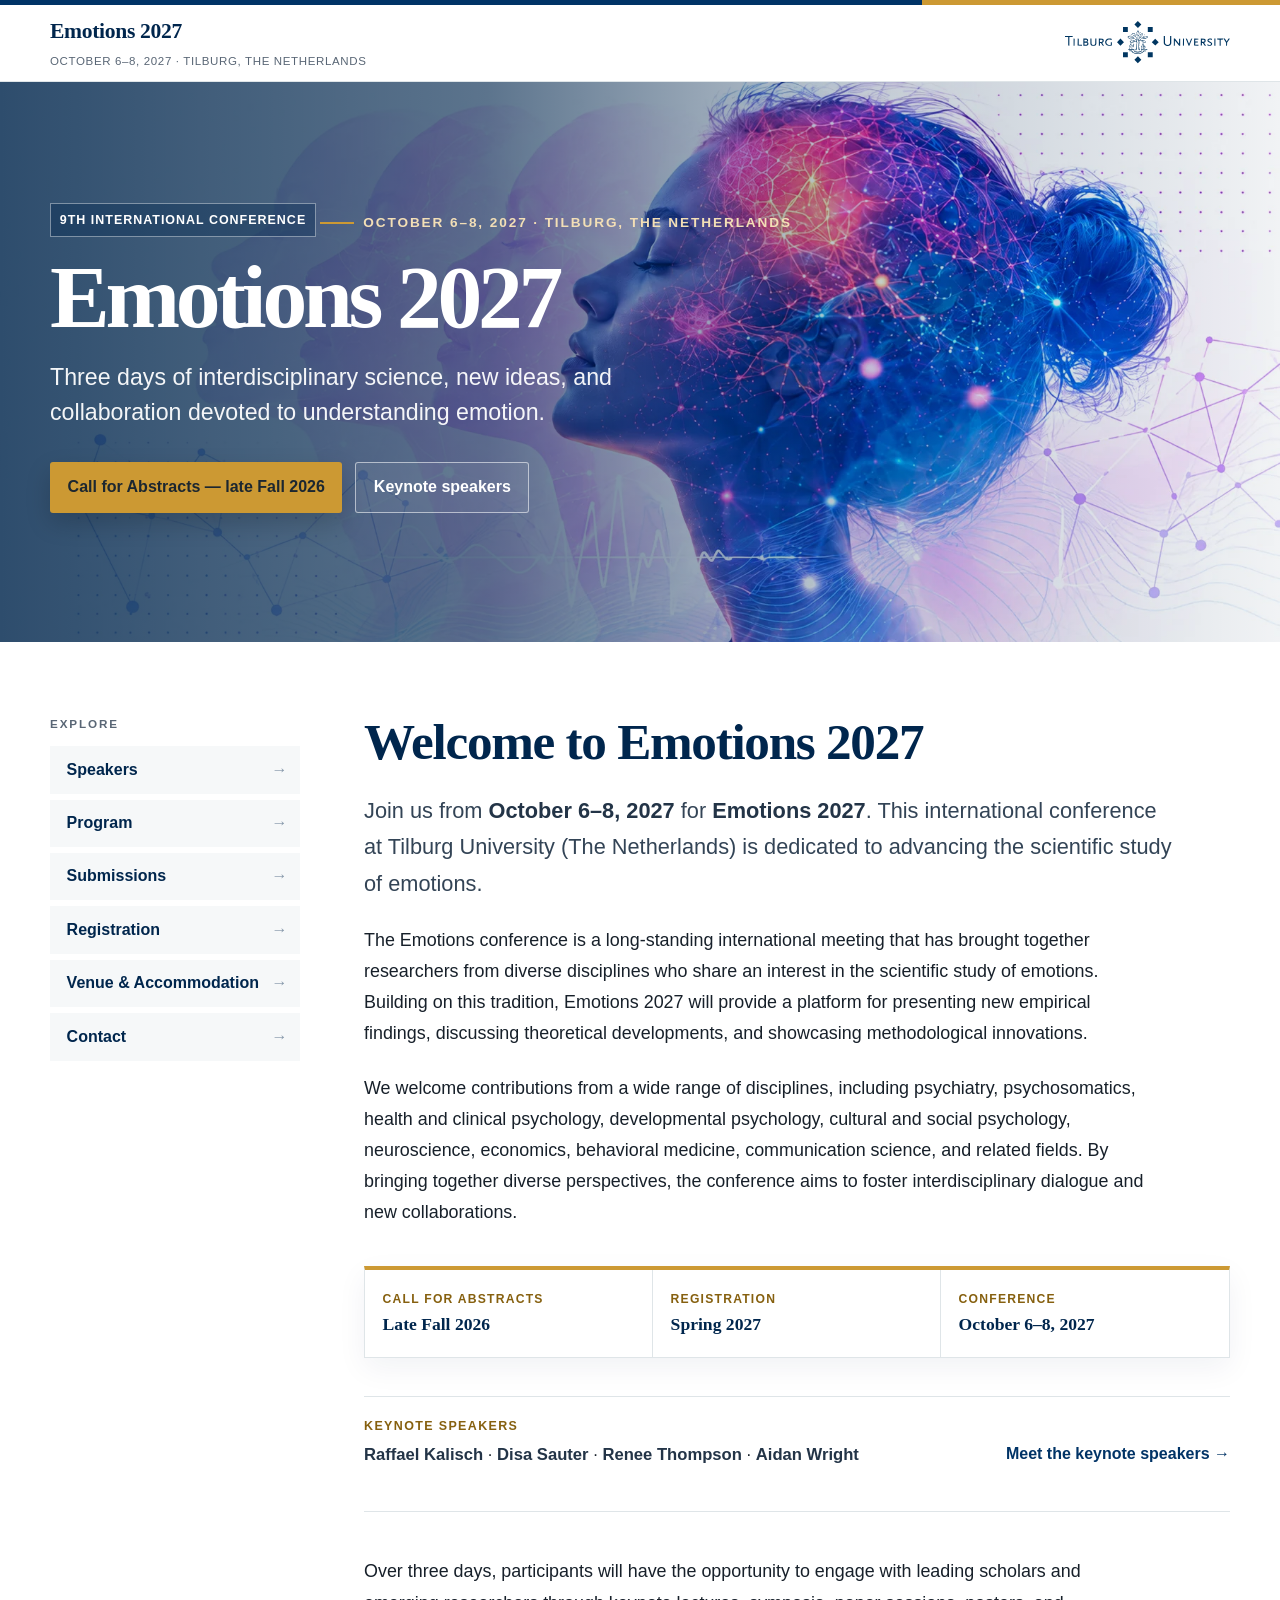
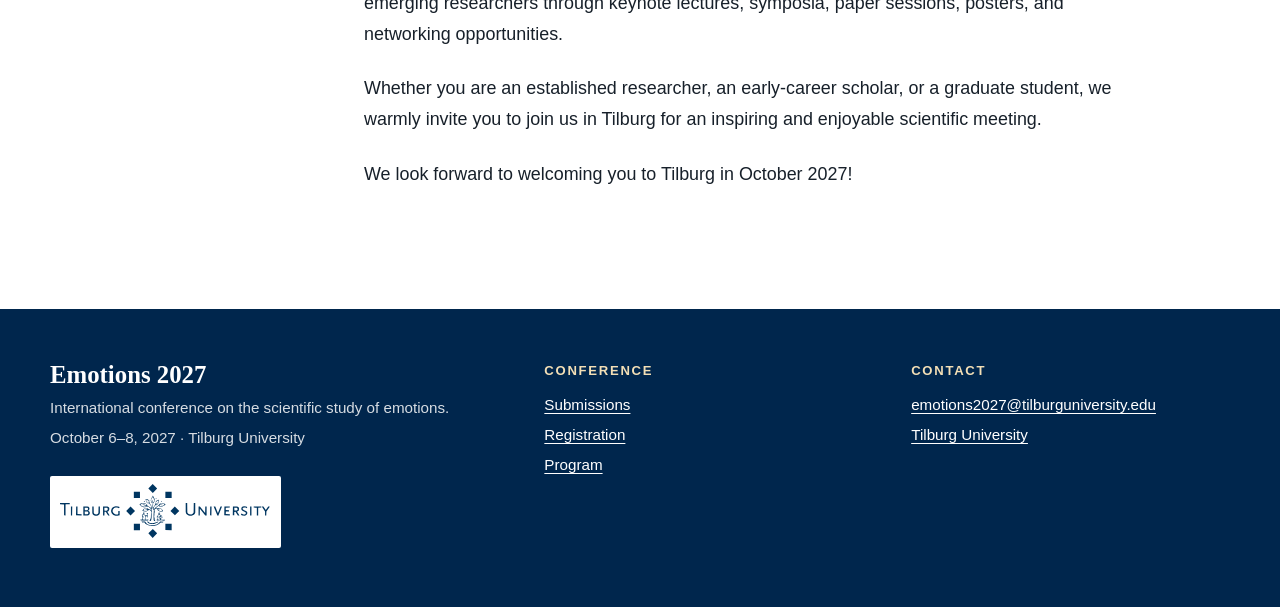
<file: index.html>
<!doctype html>
<html lang="en">

<head>
  <meta charset="utf-8">
  <meta name="viewport" content="width=device-width, initial-scale=1">

  <title>Emotions 2027 | Tilburg University</title>

  <meta
    name="description"
    content="Emotions 2027 is the 9th international conference on emotion research, held October 6–8, 2027 at Tilburg University."
  >

  <meta name="theme-color" content="#003366">

  <!-- Social sharing -->
  <meta property="og:type" content="website">
  <meta property="og:title" content="Emotions 2027 | Tilburg University">
  <meta
    property="og:description"
    content="The 9th international Emotions conference, October 6–8, 2027 at Tilburg University."
  >
  <meta
  property="og:image"
  content="https://tilburgemotions.github.io/Emotions2027/assets/img/emotions-hero.webp"
>
  <meta
    property="og:url"
    content="https://tilburgemotions.github.io/Emotions2027/"
  >
  <meta property="og:site_name" content="Emotions 2027">

  <meta name="twitter:card" content="summary_large_image">
  <meta name="twitter:title" content="Emotions 2027 | Tilburg University">
  <meta
    name="twitter:description"
    content="The 9th international Emotions conference, October 6–8, 2027 at Tilburg University."
  >
  <meta
  name="twitter:image"
  content="https://tilburgemotions.github.io/Emotions2027/assets/img/emotions-hero.webp"
>

  <link
    rel="canonical"
    href="https://tilburgemotions.github.io/Emotions2027/"
  >

  <link rel="icon" href="assets/img/favicon.svg" type="image/svg+xml">
  <link rel="stylesheet" href="assets/css/styles.css?v=20260929">

  <!-- Structured event data -->
  <script type="application/ld+json">
  {
    "@context": "https://schema.org",
    "@type": "Event",
    "name": "Emotions 2027",
    "description": "The 9th international Emotions conference at Tilburg University, dedicated to advancing the scientific study of emotions.",
    "startDate": "2027-10-06",
    "endDate": "2027-10-08",
    "eventStatus": "https://schema.org/EventScheduled",
    "eventAttendanceMode": "https://schema.org/OfflineEventAttendanceMode",
    "url": "https://tilburgemotions.github.io/Emotions2027/",
    "image": "https://tilburgemotions.github.io/Emotions2027/assets/img/emotions-hero.webp",
    "location": {
      "@type": "Place",
      "name": "Cobbenhagen Building, Tilburg University",
      "address": {
        "@type": "PostalAddress",
        "streetAddress": "Warandelaan 2",
        "postalCode": "5037 AB",
        "addressLocality": "Tilburg",
        "addressCountry": "NL"
      }
    },
    "organizer": {
      "@type": "Organization",
      "name": "Tilburg University — Department of Medical and Clinical Psychology",
      "url": "https://www.tilburguniversity.edu/about/schools/socialsciences/organization/departments/medical-and-clinical-psychology/conference-emotions"
    }
  }
  </script>
</head>

<body>

  <a class="skip-link" href="#main">Skip to main content</a>

  <div class="topline"></div>

  <!-- Header -->
  <header class="site-header">
    <div class="header-inner">

      <div class="brand-group">

        <a
          class="brand"
          href="index.html"
          aria-label="Emotions 2027 homepage"
        >
          <span class="brand-copy">
            <strong>Emotions 2027</strong>
            <span>October 6–8, 2027 · Tilburg, The Netherlands</span>
          </span>
        </a>

        <a
          class="university-brand"
          href="https://www.tilburguniversity.edu/"
          rel="noopener"
          aria-label="Tilburg University"
        >
          <img
            src="assets/img/tilburg-university-tsb.svg" width="300" height="79"
            alt="Tilburg University — School of Social and Behavioral Sciences"
          >
        </a>

      </div>

      <button
        class="menu-toggle"
        type="button" data-menu-toggle aria-controls="mobile-navigation"
        aria-expanded="false"
        aria-label="Open navigation"
      >
        ☰
      </button>

    </div>
  </header>
<div class="mobile-nav-wrap" data-mobile-nav-wrap>
  <nav class="mobile-nav" id="mobile-navigation" aria-label="Mobile conference navigation">
          <a href="speakers.html">Speakers</a>
          <a href="program.html">Program</a>
          <a href="submissions.html">Submissions</a>
          <a href="registration.html">Registration</a>
          <a href="venue-accommodation.html">Venue &amp; Accommodation</a>
          <a href="contact.html">Contact</a>
        </nav>
</div>

  <main id="main">

    <!-- Hero -->
    <section class="hero" aria-labelledby="hero-title">

      <img
  class="hero-media" width="1986" height="792" fetchpriority="high"
  src="assets/img/emotions-hero.webp"
  alt="Stylized profile with illuminated neural-network imagery representing emotion and brain science"
>

      <div class="hero-inner">
        <div class="hero-copy">

          <span class="hero-badge">
            9th International Conference
          </span>

          <p class="eyebrow">
            October 6–8, 2027 · Tilburg, The Netherlands
          </p>

          <h1 id="hero-title">
            Emotions 2027
          </h1>

          <p class="hero-subtitle">
            Three days of interdisciplinary science, new ideas, and collaboration devoted to understanding emotion.
          </p>

          <div class="hero-actions">

            <a
              class="btn btn-gold"
              href="submissions.html"
            >
              Call for Abstracts — late Fall 2026
            </a>

            <a
              class="btn btn-ghost"
              href="speakers.html"
            >
              Keynote speakers
            </a>

          </div>

        </div>
      </div>

    </section>

    <!-- Main content -->
    <div class="main-shell">

      <!-- Navigation -->
      <aside
        class="sidebar"
        aria-label="Conference navigation"
      >

        <p class="sidebar-title">
          Explore
        </p>

        <nav class="side-nav" data-side-nav>
          <a href="speakers.html">Speakers</a>
          <a href="program.html">Program</a>
          <a href="submissions.html">Submissions</a>
          <a href="registration.html">Registration</a>
          <a href="venue-accommodation.html">Venue &amp; Accommodation</a>
          <a href="contact.html">Contact</a>
        </nav>

      </aside>

      <!-- Homepage text -->
      <div class="content">

        <h2 class="content-title">
          Welcome to Emotions 2027
        </h2>

        <p class="lead">
          Join us from <strong>October 6–8, 2027</strong> for
          <strong>Emotions 2027</strong>. This international conference at
          Tilburg University (The Netherlands) is dedicated to advancing the
          scientific study of emotions.
        </p>

        <p>
          The Emotions conference is a long-standing international meeting that
          has brought together researchers from diverse disciplines who share an
          interest in the scientific study of emotions. Building on this
          tradition, Emotions 2027 will provide a platform for presenting new
          empirical findings, discussing theoretical developments, and
          showcasing methodological innovations.
        </p>

        <p>
          We welcome contributions from a wide range of disciplines, including
          psychiatry, psychosomatics, health and clinical psychology,
          developmental psychology, cultural and social psychology,
          neuroscience, economics, behavioral medicine, communication science,
          and related fields. By bringing together diverse perspectives, the
          conference aims to foster interdisciplinary dialogue and new
          collaborations.
        </p>

        <!-- Key dates -->
        <div
          class="dates-strip dates-strip-compact"
          aria-label="Important conference dates"
        >

          <div class="date-item">
            <span>Call for Abstracts</span>
            <strong>Late Fall 2026</strong>
          </div>

          <div class="date-item">
            <span>Registration</span>
            <strong>Spring 2027</strong>
          </div>

          <div class="date-item">
            <span>Conference</span>
            <strong>October 6–8, 2027</strong>
          </div>

        </div>

        <!-- Keynote speakers -->
        <div class="keynote-summary">

          <div>
            <p class="kicker">
              Keynote speakers
            </p>

            <p>
              <strong>Raffael Kalisch</strong>
              ·
              <strong>Disa Sauter</strong>
              ·
              <strong>Renee Thompson</strong>
              ·
              <strong>Aidan Wright</strong>
            </p>
          </div>

          <a href="speakers.html">
            Meet the keynote speakers →
          </a>

        </div>

        <p>
          Over three days, participants will have the opportunity to engage with
          leading scholars and emerging researchers through keynote lectures,
          symposia, paper sessions, posters, and networking opportunities.
        </p>

        <p>
          Whether you are an established researcher, an early-career scholar,
          or a graduate student, we warmly invite you to join us in Tilburg for
          an inspiring and enjoyable scientific meeting.
        </p>

        <p>
          We look forward to welcoming you to Tilburg in October 2027!
        </p>

      </div>

    </div>

  </main>

  <!-- Footer -->
  <footer class="site-footer">

    <div class="footer-inner">

      <div>

        <div class="footer-brand">
          Emotions 2027
        </div>

        <p>
          International conference on the scientific study of emotions.
        </p>

        <p>
          October 6–8, 2027 · Tilburg University
        </p>

        <a
          class="footer-university-brand"
          href="https://www.tilburguniversity.edu/"
          rel="noopener"
        >
          <img
            src="assets/img/tilburg-university-tsb.svg" width="300" height="79"
            alt="Tilburg University — School of Social and Behavioral Sciences"
          >
        </a>

      </div>

      <div>

        <h2>
          Conference
        </h2>

        <p>
          <a href="submissions.html">Submissions</a>
        </p>

        <p>
          <a href="registration.html">Registration</a>
        </p>

        <p>
          <a href="program.html">Program</a>
        </p>

      </div>

      <div>

        <h2>
          Contact
        </h2>

        <p>
          <a href="mailto:emotions2027@tilburguniversity.edu">
            emotions2027@tilburguniversity.edu
          </a>
        </p>

        <p>
          <a
            href="https://www.tilburguniversity.edu/"
            rel="noopener"
          >
            Tilburg University
          </a>
        </p>

      </div>

    </div>

  </footer>

  <script src="assets/js/site.js?v=20260929"></script>

</body>
</html>
</file>
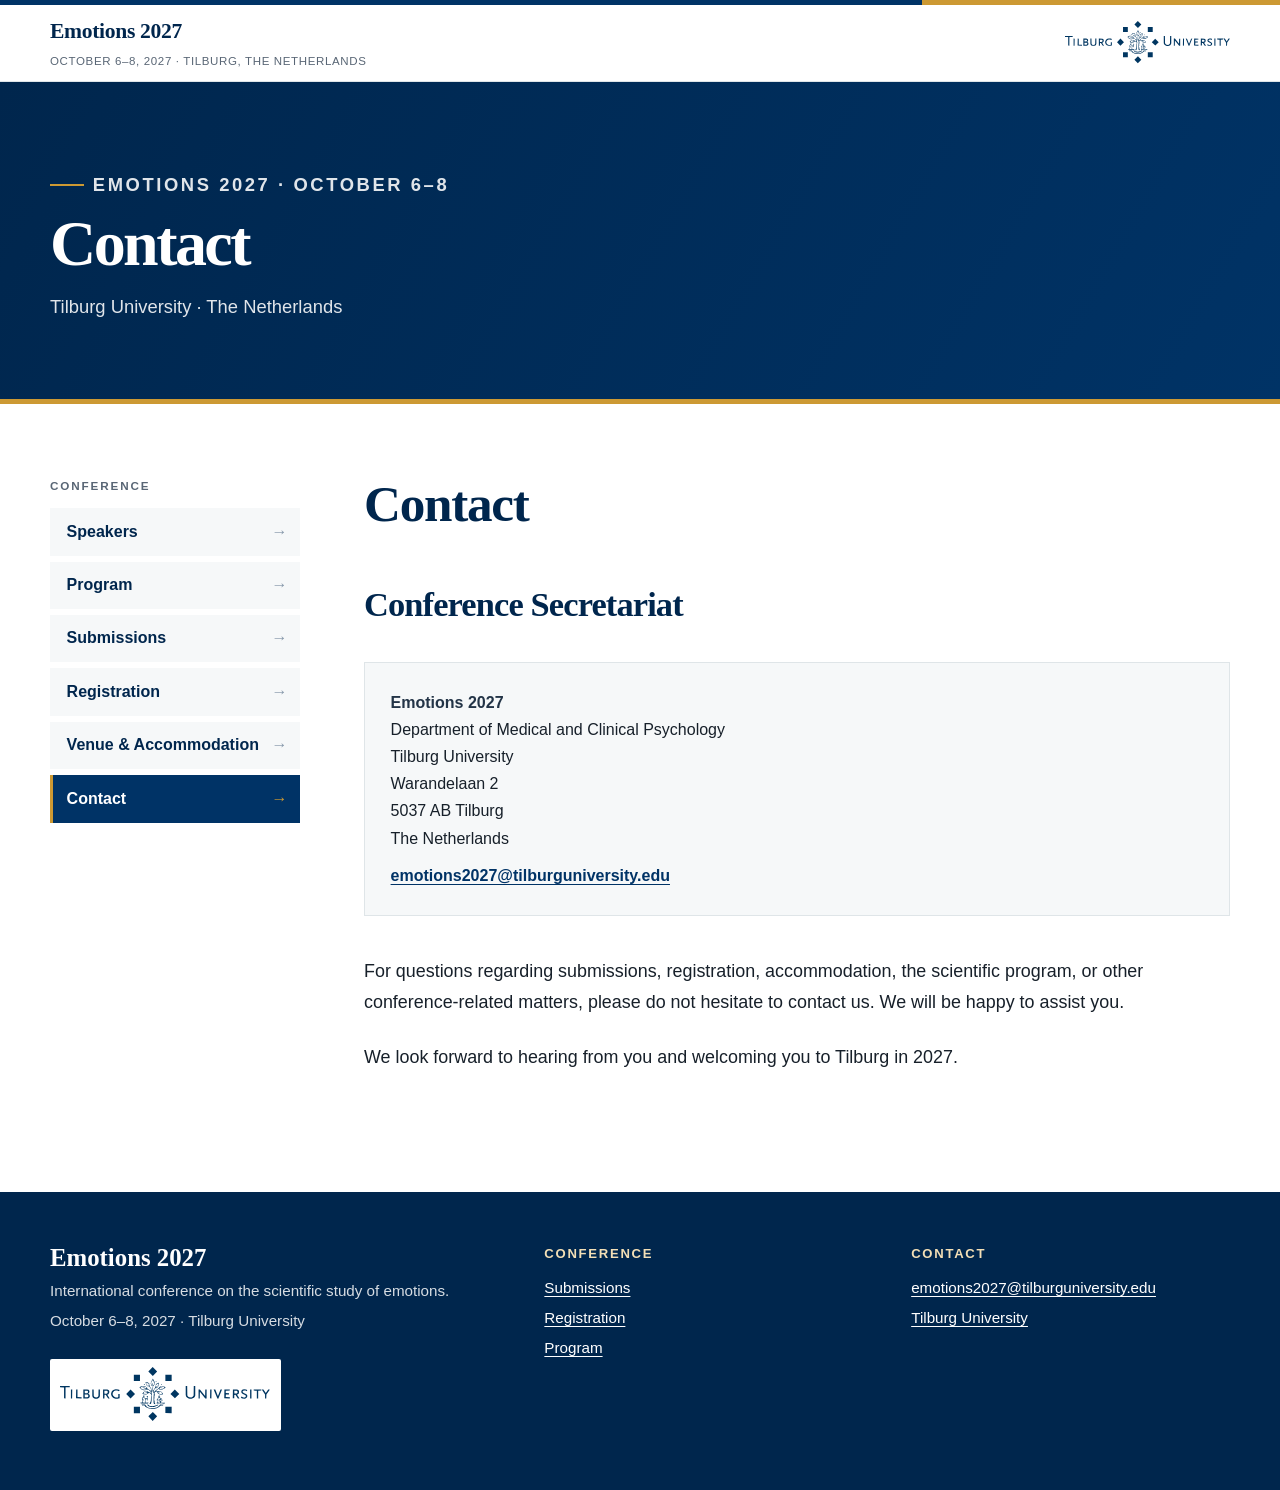
<file: contact.html>
<!doctype html>
<html lang="en">
<head>
<meta charset="utf-8">
<meta name="viewport" content="width=device-width, initial-scale=1">
<title>Contact | Emotions 2027</title>
<meta name="description" content="Contact the Emotions 2027 conference secretariat at Tilburg University.">
<meta name="theme-color" content="#003366">
<meta property="og:type" content="website">
<meta property="og:title" content="Contact | Emotions 2027">
<meta property="og:description" content="Contact the Emotions 2027 conference secretariat at Tilburg University.">
<meta property="og:image" content="https://tilburgemotions.github.io/Emotions2027/assets/img/emotions-hero.webp">

<link rel="canonical" href="https://tilburgemotions.github.io/Emotions2027/contact.html">
<meta property="og:url" content="https://tilburgemotions.github.io/Emotions2027/contact.html">
<meta property="og:site_name" content="Emotions 2027">
<meta name="twitter:card" content="summary_large_image">
<meta name="twitter:title" content="Contact | Emotions 2027">
<meta name="twitter:description" content="Contact the Emotions 2027 conference secretariat at Tilburg University.">
<meta name="twitter:image" content="https://tilburgemotions.github.io/Emotions2027/assets/img/emotions-hero.webp">
<link rel="icon" href="assets/img/favicon.svg" type="image/svg+xml">
<link rel="stylesheet" href="assets/css/styles.css?v=20260929">
</head>
<body>
<a class="skip-link" href="#main">Skip to main content</a>
<div class="topline"></div>
<header class="site-header">
  <div class="header-inner">
    <div class="brand-group">
      <a class="brand" href="index.html" aria-label="Emotions 2027 homepage">
        <span class="brand-copy"><strong>Emotions 2027</strong><span>October 6–8, 2027 · Tilburg, The Netherlands</span></span>
      </a>
      <a class="university-brand" href="https://www.tilburguniversity.edu/" rel="noopener" aria-label="Tilburg University">
        <img src="assets/img/tilburg-university-tsb.svg" width="300" height="79" alt="Tilburg University — School of Social and Behavioral Sciences">
      </a>
    </div>
    <button class="menu-toggle" type="button" data-menu-toggle aria-controls="mobile-navigation" aria-expanded="false" aria-label="Open navigation">☰</button>
  </div>
</header>
<div class="mobile-nav-wrap" data-mobile-nav-wrap>
  <nav class="mobile-nav" id="mobile-navigation" aria-label="Mobile conference navigation"><a href="speakers.html">Speakers</a><a href="program.html">Program</a><a href="submissions.html">Submissions</a><a href="registration.html">Registration</a><a href="venue-accommodation.html">Venue & Accommodation</a><a href="contact.html" aria-current="page">Contact</a></nav>
</div>
<main id="main"><section class="page-hero"><div class="page-hero-inner"><p class="eyebrow">Emotions 2027 · October 6–8</p><h1>Contact</h1><p>Tilburg University · The Netherlands</p></div></section><div class="main-shell"><aside class="sidebar" aria-label="Conference navigation"><p class="sidebar-title">Conference</p><nav class="side-nav" data-side-nav><a href="speakers.html">Speakers</a><a href="program.html">Program</a><a href="submissions.html">Submissions</a><a href="registration.html">Registration</a><a href="venue-accommodation.html">Venue & Accommodation</a><a href="contact.html" aria-current="page">Contact</a></nav></aside><div class="content"><h2 class="content-title">Contact</h2><h3 class="section-heading">Conference Secretariat</h3><div class="contact-card"><address><strong>Emotions 2027</strong><br>Department of Medical and Clinical Psychology<br>Tilburg University<br>Warandelaan 2<br>5037 AB Tilburg<br>The Netherlands</address><a class="email" href="mailto:emotions2027@tilburguniversity.edu">emotions2027@tilburguniversity.edu</a></div><p>For questions regarding submissions, registration, accommodation, the scientific program, or other conference-related matters, please do not hesitate to contact us. We will be happy to assist you.</p><p>We look forward to hearing from you and welcoming you to Tilburg in 2027.</p></div></div></main>
<footer class="site-footer">
  <div class="footer-inner">
    <div><div class="footer-brand">Emotions 2027</div><p>International conference on the scientific study of emotions.</p><p>October 6–8, 2027 · Tilburg University</p><a class="footer-university-brand" href="https://www.tilburguniversity.edu/" rel="noopener"><img src="assets/img/tilburg-university-tsb.svg" width="300" height="79" alt="Tilburg University — School of Social and Behavioral Sciences"></a></div>
    <div><h2>Conference</h2><p><a href="submissions.html">Submissions</a></p><p><a href="registration.html">Registration</a></p><p><a href="program.html">Program</a></p></div>
    <div><h2>Contact</h2><p><a href="mailto:emotions2027@tilburguniversity.edu">emotions2027@tilburguniversity.edu</a></p><p><a href="https://www.tilburguniversity.edu/" rel="noopener">Tilburg University</a></p></div>
  </div>
</footer>
<script src="assets/js/site.js?v=20260929"></script>
</body></html>
</file>
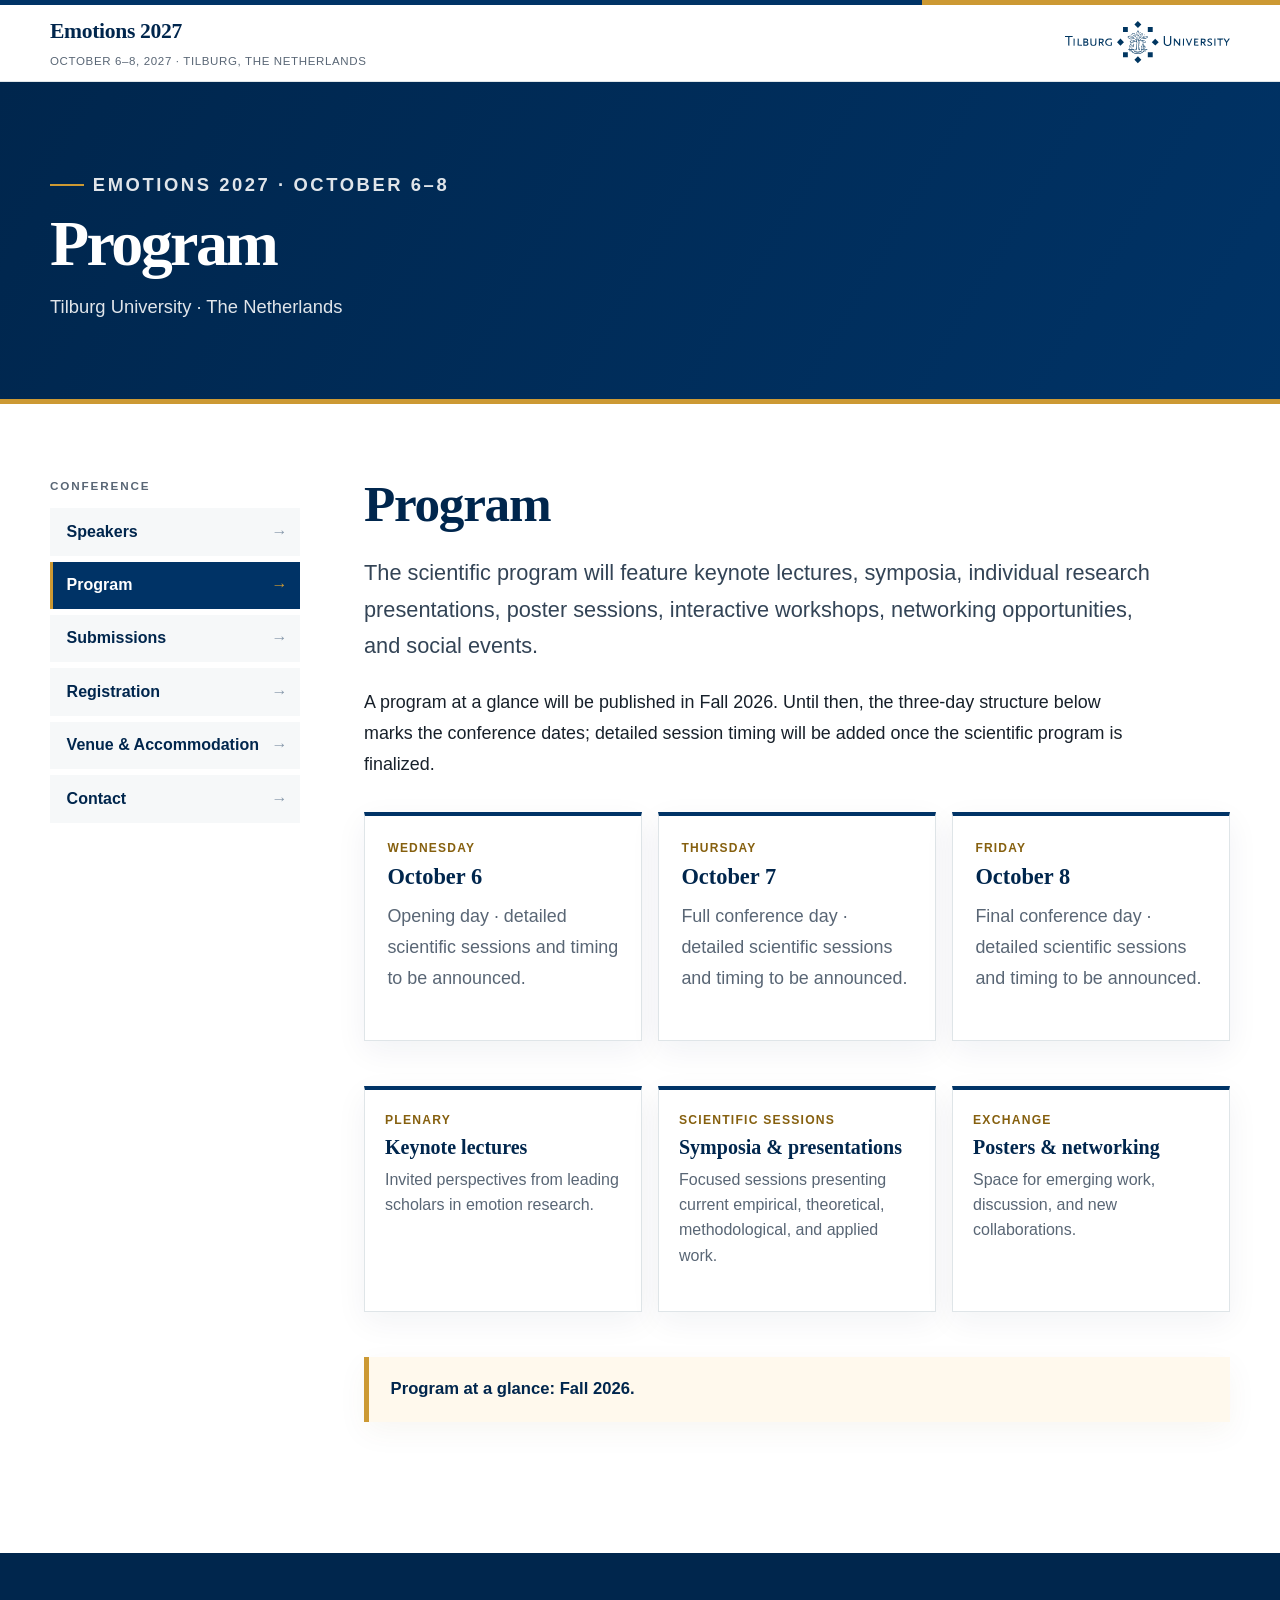
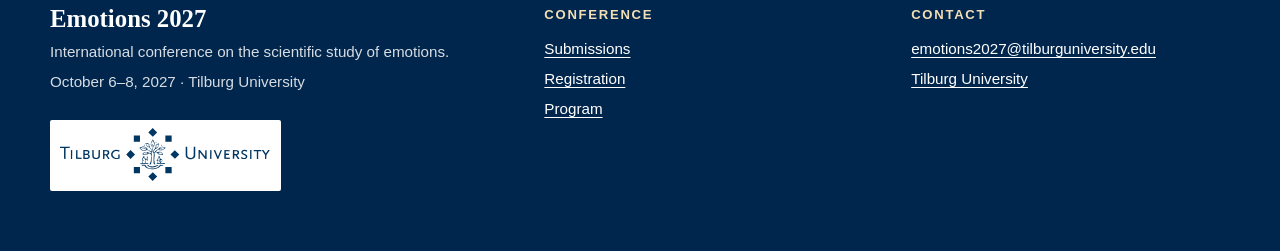
<file: program.html>
<!doctype html>
<html lang="en">
<head>
<meta charset="utf-8">
<meta name="viewport" content="width=device-width, initial-scale=1">
<title>Program | Emotions 2027</title>
<meta name="description" content="Scientific program information for Emotions 2027.">
<meta name="theme-color" content="#003366">
<meta property="og:type" content="website">
<meta property="og:title" content="Program | Emotions 2027">
<meta property="og:description" content="Scientific program information for Emotions 2027.">
<meta property="og:image" content="https://tilburgemotions.github.io/Emotions2027/assets/img/emotions-hero.webp">

<link rel="canonical" href="https://tilburgemotions.github.io/Emotions2027/program.html">
<meta property="og:url" content="https://tilburgemotions.github.io/Emotions2027/program.html">
<meta property="og:site_name" content="Emotions 2027">
<meta name="twitter:card" content="summary_large_image">
<meta name="twitter:title" content="Program | Emotions 2027">
<meta name="twitter:description" content="Scientific program information for Emotions 2027, October 6–8, 2027 at Tilburg University.">
<meta name="twitter:image" content="https://tilburgemotions.github.io/Emotions2027/assets/img/emotions-hero.webp">
<link rel="icon" href="assets/img/favicon.svg" type="image/svg+xml">
<link rel="stylesheet" href="assets/css/styles.css?v=20260929">
</head>
<body>
<a class="skip-link" href="#main">Skip to main content</a>
<div class="topline"></div>
<header class="site-header">
  <div class="header-inner">
    <div class="brand-group">
      <a class="brand" href="index.html" aria-label="Emotions 2027 homepage">
        <span class="brand-copy"><strong>Emotions 2027</strong><span>October 6–8, 2027 · Tilburg, The Netherlands</span></span>
      </a>
      <a class="university-brand" href="https://www.tilburguniversity.edu/" rel="noopener" aria-label="Tilburg University">
        <img src="assets/img/tilburg-university-tsb.svg" width="300" height="79" alt="Tilburg University — School of Social and Behavioral Sciences">
      </a>
    </div>
    <button class="menu-toggle" type="button" data-menu-toggle aria-controls="mobile-navigation" aria-expanded="false" aria-label="Open navigation">☰</button>
  </div>
</header>
<div class="mobile-nav-wrap" data-mobile-nav-wrap>
  <nav class="mobile-nav" id="mobile-navigation" aria-label="Mobile conference navigation"><a href="speakers.html">Speakers</a><a href="program.html" aria-current="page">Program</a><a href="submissions.html">Submissions</a><a href="registration.html">Registration</a><a href="venue-accommodation.html">Venue & Accommodation</a><a href="contact.html">Contact</a></nav>
</div>
<main id="main"><section class="page-hero"><div class="page-hero-inner"><p class="eyebrow">Emotions 2027 · October 6–8</p><h1>Program</h1><p>Tilburg University · The Netherlands</p></div></section><div class="main-shell"><aside class="sidebar" aria-label="Conference navigation"><p class="sidebar-title">Conference</p><nav class="side-nav" data-side-nav><a href="speakers.html">Speakers</a><a href="program.html" aria-current="page">Program</a><a href="submissions.html">Submissions</a><a href="registration.html">Registration</a><a href="venue-accommodation.html">Venue & Accommodation</a><a href="contact.html">Contact</a></nav></aside><div class="content"><h2 class="content-title">Program</h2><p class="lead">The scientific program will feature keynote lectures, symposia, individual research presentations, poster sessions, interactive workshops, networking opportunities, and social events.</p><p>A program at a glance will be published in Fall 2026. Until then, the three-day structure below marks the conference dates; detailed session timing will be added once the scientific program is finalized.</p>
<div class="day-grid" aria-label="Conference dates">
  <article class="day-card"><div class="day-name">Wednesday</div><h3>October 6</h3><p>Opening day · detailed scientific sessions and timing to be announced.</p></article>
  <article class="day-card"><div class="day-name">Thursday</div><h3>October 7</h3><p>Full conference day · detailed scientific sessions and timing to be announced.</p></article>
  <article class="day-card"><div class="day-name">Friday</div><h3>October 8</h3><p>Final conference day · detailed scientific sessions and timing to be announced.</p></article>
</div>
<div class="info-grid"><div class="info-card"><div class="kicker">Plenary</div><h3>Keynote lectures</h3><p>Invited perspectives from leading scholars in emotion research.</p></div><div class="info-card"><div class="kicker">Scientific sessions</div><h3>Symposia &amp; presentations</h3><p>Focused sessions presenting current empirical, theoretical, methodological, and applied work.</p></div><div class="info-card"><div class="kicker">Exchange</div><h3>Posters &amp; networking</h3><p>Space for emerging work, discussion, and new collaborations.</p></div></div><div class="notice"><strong>Program at a glance: Fall 2026.</strong></div></div></div></main>
<footer class="site-footer">
  <div class="footer-inner">
    <div><div class="footer-brand">Emotions 2027</div><p>International conference on the scientific study of emotions.</p><p>October 6–8, 2027 · Tilburg University</p><a class="footer-university-brand" href="https://www.tilburguniversity.edu/" rel="noopener"><img src="assets/img/tilburg-university-tsb.svg" width="300" height="79" alt="Tilburg University — School of Social and Behavioral Sciences"></a></div>
    <div><h2>Conference</h2><p><a href="submissions.html">Submissions</a></p><p><a href="registration.html">Registration</a></p><p><a href="program.html">Program</a></p></div>
    <div><h2>Contact</h2><p><a href="mailto:emotions2027@tilburguniversity.edu">emotions2027@tilburguniversity.edu</a></p><p><a href="https://www.tilburguniversity.edu/" rel="noopener">Tilburg University</a></p></div>
  </div>
</footer>
<script src="assets/js/site.js?v=20260929"></script>
</body></html>
</file>
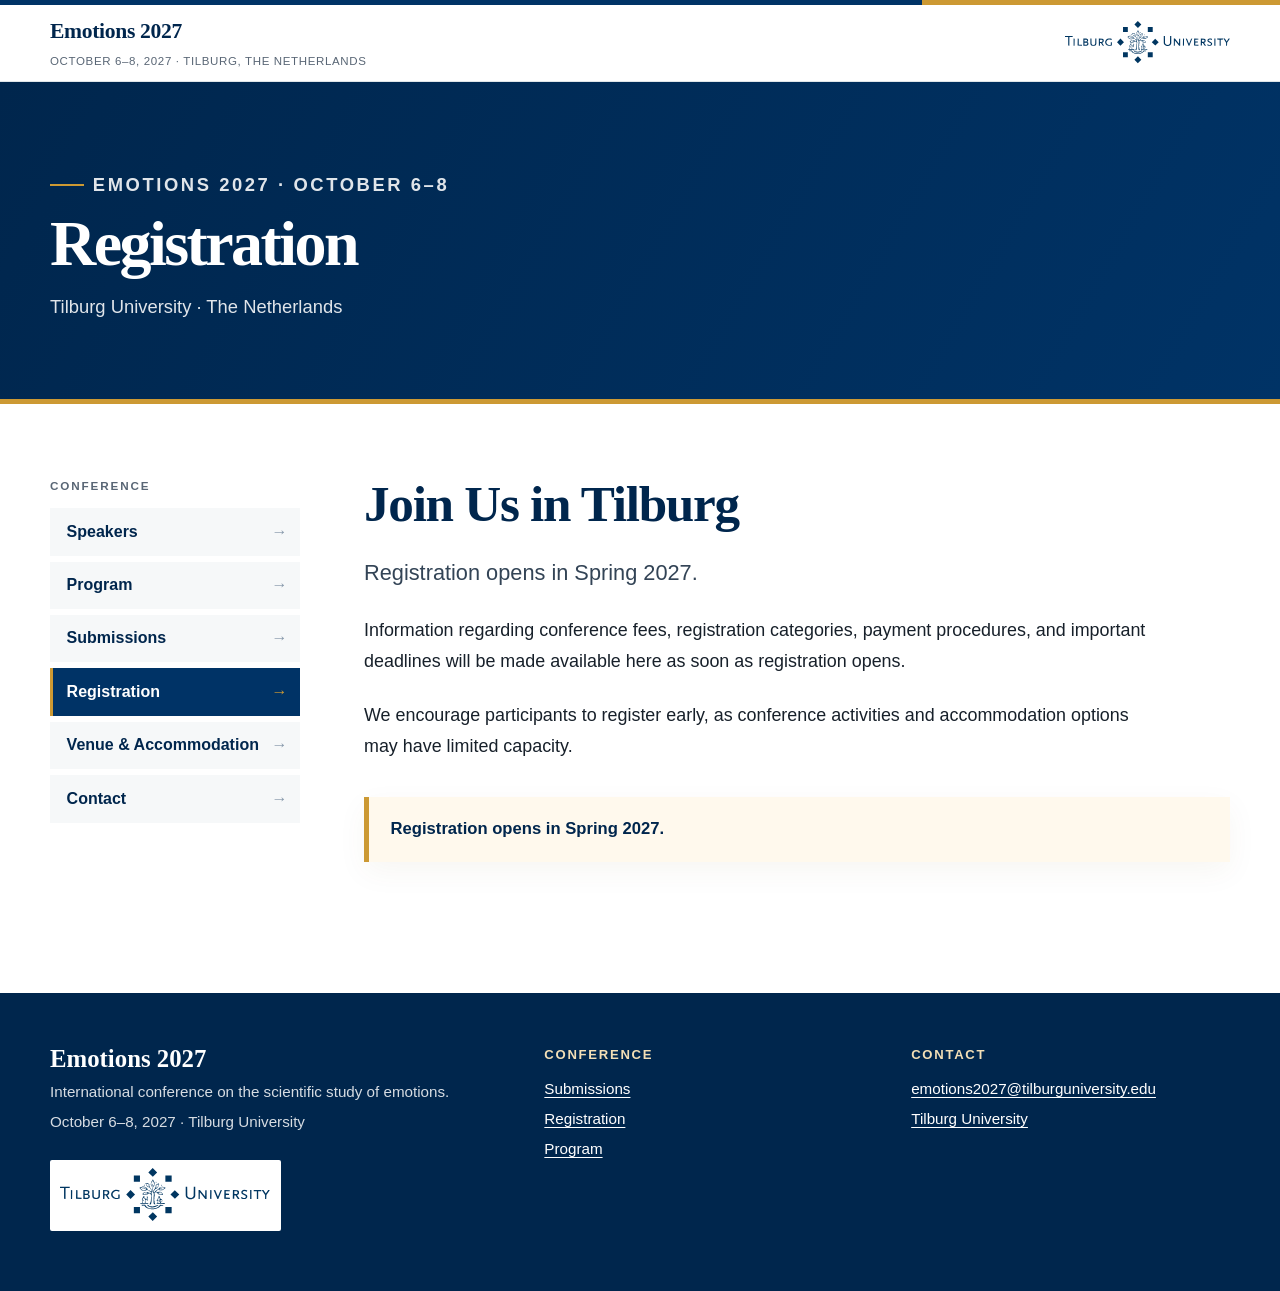
<file: registration.html>
<!doctype html>
<html lang="en">
<head>
<meta charset="utf-8">
<meta name="viewport" content="width=device-width, initial-scale=1">
<title>Registration | Emotions 2027</title>
<meta name="description" content="Registration information for Emotions 2027 in Tilburg.">
<meta name="theme-color" content="#003366">
<meta property="og:type" content="website">
<meta property="og:title" content="Registration | Emotions 2027">
<meta property="og:description" content="Registration information for Emotions 2027 in Tilburg.">
<meta property="og:image" content="https://tilburgemotions.github.io/Emotions2027/assets/img/emotions-hero.webp">

<link rel="canonical" href="https://tilburgemotions.github.io/Emotions2027/registration.html">
<meta property="og:url" content="https://tilburgemotions.github.io/Emotions2027/registration.html">
<meta property="og:site_name" content="Emotions 2027">
<meta name="twitter:card" content="summary_large_image">
<meta name="twitter:title" content="Registration | Emotions 2027">
<meta name="twitter:description" content="Registration information for Emotions 2027 in Tilburg. Registration opens in Spring 2027.">
<meta name="twitter:image" content="https://tilburgemotions.github.io/Emotions2027/assets/img/emotions-hero.webp">
<link rel="icon" href="assets/img/favicon.svg" type="image/svg+xml">
<link rel="stylesheet" href="assets/css/styles.css?v=20260929">
</head>
<body>
<a class="skip-link" href="#main">Skip to main content</a>
<div class="topline"></div>
<header class="site-header">
  <div class="header-inner">
    <div class="brand-group">
      <a class="brand" href="index.html" aria-label="Emotions 2027 homepage">
        <span class="brand-copy"><strong>Emotions 2027</strong><span>October 6–8, 2027 · Tilburg, The Netherlands</span></span>
      </a>
      <a class="university-brand" href="https://www.tilburguniversity.edu/" rel="noopener" aria-label="Tilburg University">
        <img src="assets/img/tilburg-university-tsb.svg" width="300" height="79" alt="Tilburg University — School of Social and Behavioral Sciences">
      </a>
    </div>
    <button class="menu-toggle" type="button" data-menu-toggle aria-controls="mobile-navigation" aria-expanded="false" aria-label="Open navigation">☰</button>
  </div>
</header>
<div class="mobile-nav-wrap" data-mobile-nav-wrap>
  <nav class="mobile-nav" id="mobile-navigation" aria-label="Mobile conference navigation"><a href="speakers.html">Speakers</a><a href="program.html">Program</a><a href="submissions.html">Submissions</a><a href="registration.html" aria-current="page">Registration</a><a href="venue-accommodation.html">Venue & Accommodation</a><a href="contact.html">Contact</a></nav>
</div>
<main id="main"><section class="page-hero"><div class="page-hero-inner"><p class="eyebrow">Emotions 2027 · October 6–8</p><h1>Registration</h1><p>Tilburg University · The Netherlands</p></div></section><div class="main-shell"><aside class="sidebar" aria-label="Conference navigation"><p class="sidebar-title">Conference</p><nav class="side-nav" data-side-nav><a href="speakers.html">Speakers</a><a href="program.html">Program</a><a href="submissions.html">Submissions</a><a href="registration.html" aria-current="page">Registration</a><a href="venue-accommodation.html">Venue & Accommodation</a><a href="contact.html">Contact</a></nav></aside><div class="content"><h2 class="content-title">Join Us in Tilburg</h2><p class="lead">Registration opens in Spring 2027.</p><p>Information regarding conference fees, registration categories, payment procedures, and important deadlines will be made available here as soon as registration opens.</p><p>We encourage participants to register early, as conference activities and accommodation options may have limited capacity.</p><div class="notice"><strong>Registration opens in Spring 2027.</strong></div></div></div></main>
<footer class="site-footer">
  <div class="footer-inner">
    <div><div class="footer-brand">Emotions 2027</div><p>International conference on the scientific study of emotions.</p><p>October 6–8, 2027 · Tilburg University</p><a class="footer-university-brand" href="https://www.tilburguniversity.edu/" rel="noopener"><img src="assets/img/tilburg-university-tsb.svg" width="300" height="79" alt="Tilburg University — School of Social and Behavioral Sciences"></a></div>
    <div><h2>Conference</h2><p><a href="submissions.html">Submissions</a></p><p><a href="registration.html">Registration</a></p><p><a href="program.html">Program</a></p></div>
    <div><h2>Contact</h2><p><a href="mailto:emotions2027@tilburguniversity.edu">emotions2027@tilburguniversity.edu</a></p><p><a href="https://www.tilburguniversity.edu/" rel="noopener">Tilburg University</a></p></div>
  </div>
</footer>
<script src="assets/js/site.js?v=20260929"></script>
</body></html>
</file>
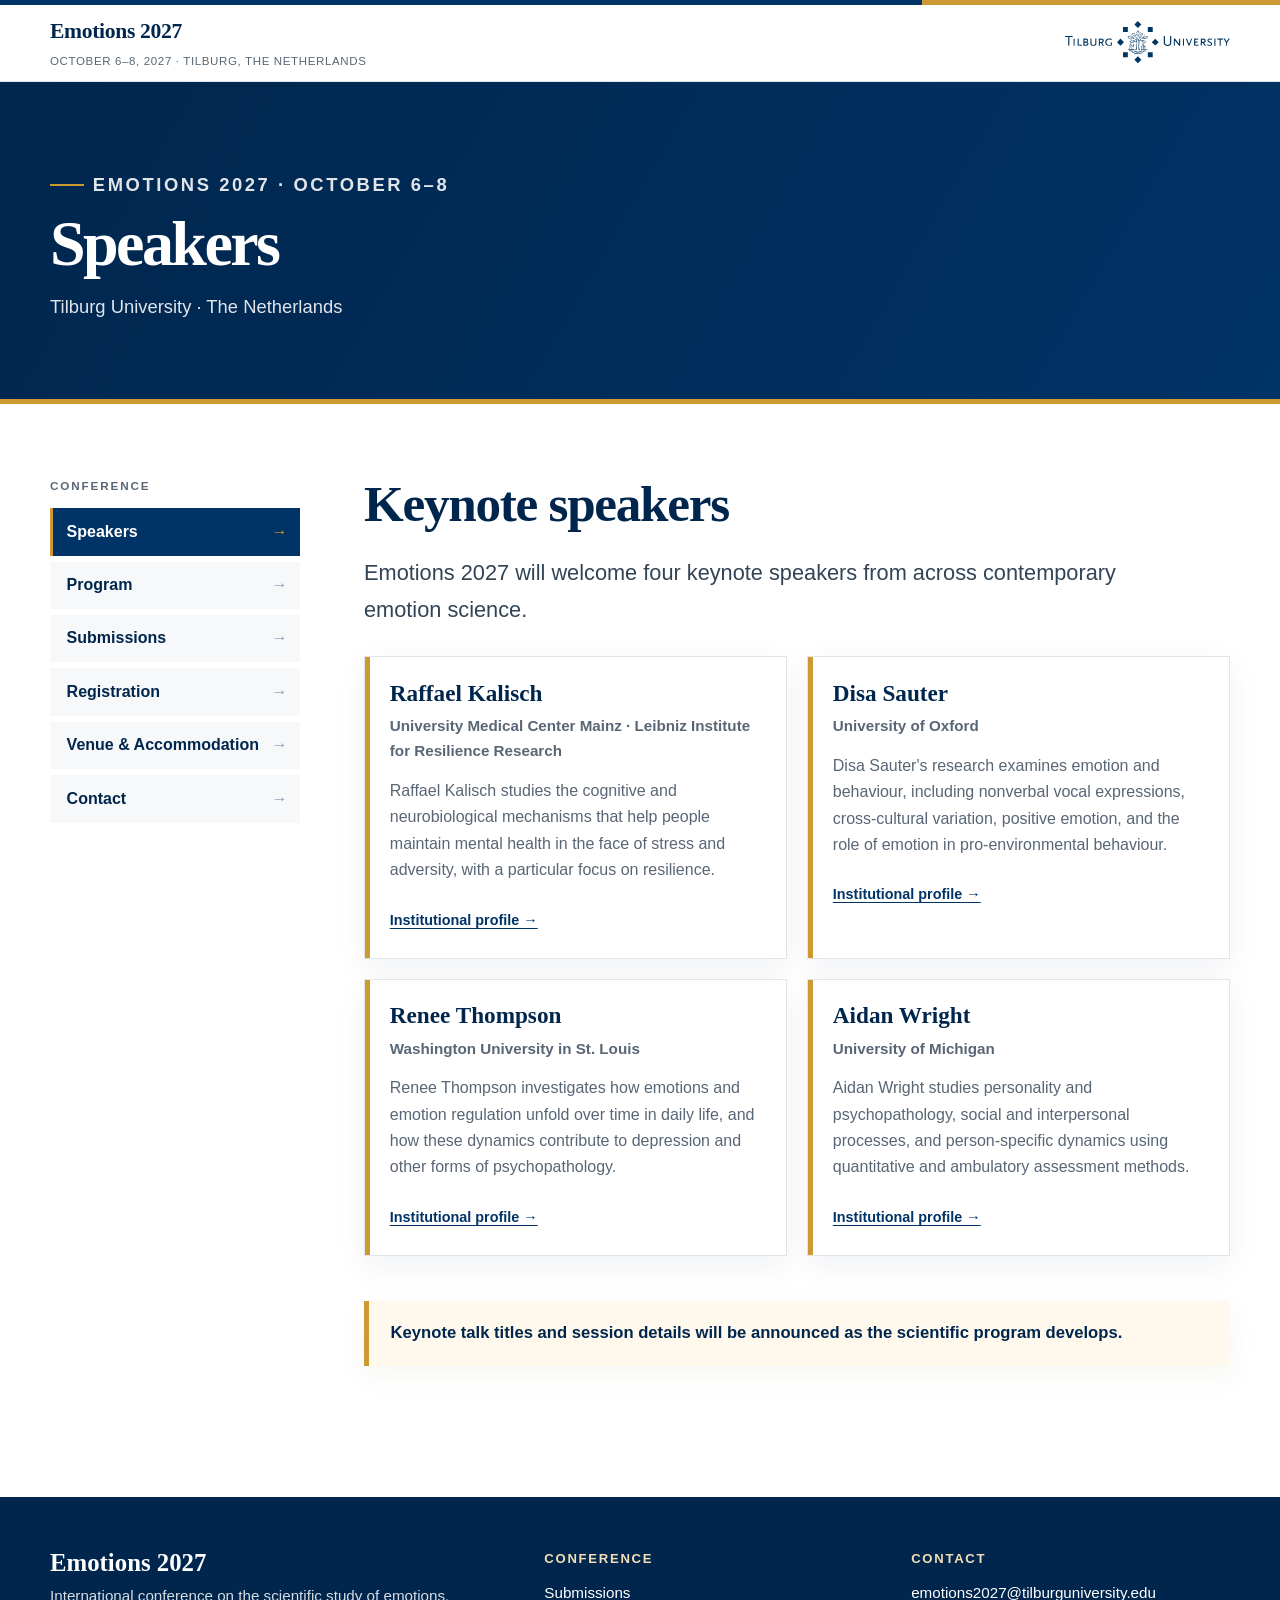
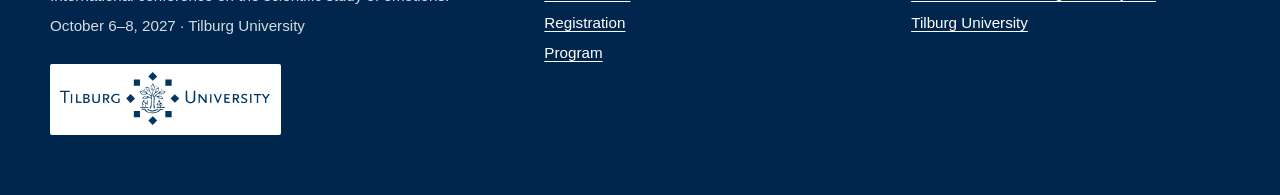
<file: speakers.html>
<!doctype html>
<html lang="en">
<head>
<meta charset="utf-8">
<meta name="viewport" content="width=device-width, initial-scale=1">
<title>Keynote Speakers | Emotions 2027</title>
<meta name="description" content="Information on keynote speakers for Emotions 2027.">
<meta name="theme-color" content="#003366">
<meta property="og:type" content="website">
<meta property="og:title" content="Speakers | Emotions 2027">
<meta property="og:description" content="Information on keynote speakers for Emotions 2027.">
<meta property="og:image" content="https://tilburgemotions.github.io/Emotions2027/assets/img/emotions-hero.webp">

<link rel="canonical" href="https://tilburgemotions.github.io/Emotions2027/speakers.html">
<meta property="og:url" content="https://tilburgemotions.github.io/Emotions2027/speakers.html">
<meta property="og:site_name" content="Emotions 2027">
<meta name="twitter:card" content="summary_large_image">
<meta name="twitter:title" content="Keynote Speakers | Emotions 2027">
<meta name="twitter:description" content="Meet the keynote speakers for Emotions 2027 at Tilburg University.">
<meta name="twitter:image" content="https://tilburgemotions.github.io/Emotions2027/assets/img/emotions-hero.webp">
<link rel="icon" href="assets/img/favicon.svg" type="image/svg+xml">
<link rel="stylesheet" href="assets/css/styles.css?v=20260929">
</head>
<body>
<a class="skip-link" href="#main">Skip to main content</a>
<div class="topline"></div>
<header class="site-header">
  <div class="header-inner">
    <div class="brand-group">
      <a class="brand" href="index.html" aria-label="Emotions 2027 homepage">
        <span class="brand-copy"><strong>Emotions 2027</strong><span>October 6–8, 2027 · Tilburg, The Netherlands</span></span>
      </a>
      <a class="university-brand" href="https://www.tilburguniversity.edu/" rel="noopener" aria-label="Tilburg University">
        <img src="assets/img/tilburg-university-tsb.svg" width="300" height="79" alt="Tilburg University — School of Social and Behavioral Sciences">
      </a>
    </div>
    <button class="menu-toggle" type="button" data-menu-toggle aria-controls="mobile-navigation" aria-expanded="false" aria-label="Open navigation">☰</button>
  </div>
</header>
<div class="mobile-nav-wrap" data-mobile-nav-wrap>
  <nav class="mobile-nav" id="mobile-navigation" aria-label="Mobile conference navigation"><a href="speakers.html" aria-current="page">Speakers</a><a href="program.html">Program</a><a href="submissions.html">Submissions</a><a href="registration.html">Registration</a><a href="venue-accommodation.html">Venue & Accommodation</a><a href="contact.html">Contact</a></nav>
</div>
<main id="main"><section class="page-hero"><div class="page-hero-inner"><p class="eyebrow">Emotions 2027 · October 6–8</p><h1>Speakers</h1><p>Tilburg University · The Netherlands</p></div></section><div class="main-shell"><aside class="sidebar" aria-label="Conference navigation"><p class="sidebar-title">Conference</p><nav class="side-nav" data-side-nav><a href="speakers.html" aria-current="page">Speakers</a><a href="program.html">Program</a><a href="submissions.html">Submissions</a><a href="registration.html">Registration</a><a href="venue-accommodation.html">Venue & Accommodation</a><a href="contact.html">Contact</a></nav></aside><div class="content"><h2 class="content-title">Keynote speakers</h2><p class="lead">Emotions 2027 will welcome four keynote speakers from across contemporary emotion science.</p>
<div class="speaker-grid">
  <article class="speaker-card"><h3>Raffael Kalisch</h3><p class="speaker-affiliation">University Medical Center Mainz · Leibniz Institute for Resilience Research</p><p>Raffael Kalisch studies the cognitive and neurobiological mechanisms that help people maintain mental health in the face of stress and adversity, with a particular focus on resilience.</p><a class="speaker-link" href="https://lir-mainz.de/en/mitarbeiter/raffael-kalisch" rel="noopener">Institutional profile →</a></article>
  <article class="speaker-card"><h3>Disa Sauter</h3><p class="speaker-affiliation">University of Oxford</p><p>Disa Sauter's research examines emotion and behaviour, including nonverbal vocal expressions, cross-cultural variation, positive emotion, and the role of emotion in pro-environmental behaviour.</p><a class="speaker-link" href="https://www.psy.ox.ac.uk/people/disa-sauter" rel="noopener">Institutional profile →</a></article>
  <article class="speaker-card"><h3>Renee Thompson</h3><p class="speaker-affiliation">Washington University in St. Louis</p><p>Renee Thompson investigates how emotions and emotion regulation unfold over time in daily life, and how these dynamics contribute to depression and other forms of psychopathology.</p><a class="speaker-link" href="https://sites.wustl.edu/emotionlab/people/renee-thompson/" rel="noopener">Institutional profile →</a></article>
  <article class="speaker-card"><h3>Aidan Wright</h3><p class="speaker-affiliation">University of Michigan</p><p>Aidan Wright studies personality and psychopathology, social and interpersonal processes, and person-specific dynamics using quantitative and ambulatory assessment methods.</p><a class="speaker-link" href="https://medschool.umich.edu/profile/11413/aidan-wright" rel="noopener">Institutional profile →</a></article>
</div>
<div class="notice"><strong>Keynote talk titles and session details will be announced as the scientific program develops.</strong></div></div></div></main>
<footer class="site-footer">
  <div class="footer-inner">
    <div><div class="footer-brand">Emotions 2027</div><p>International conference on the scientific study of emotions.</p><p>October 6–8, 2027 · Tilburg University</p><a class="footer-university-brand" href="https://www.tilburguniversity.edu/" rel="noopener"><img src="assets/img/tilburg-university-tsb.svg" width="300" height="79" alt="Tilburg University — School of Social and Behavioral Sciences"></a></div>
    <div><h2>Conference</h2><p><a href="submissions.html">Submissions</a></p><p><a href="registration.html">Registration</a></p><p><a href="program.html">Program</a></p></div>
    <div><h2>Contact</h2><p><a href="mailto:emotions2027@tilburguniversity.edu">emotions2027@tilburguniversity.edu</a></p><p><a href="https://www.tilburguniversity.edu/" rel="noopener">Tilburg University</a></p></div>
  </div>
</footer>
<script src="assets/js/site.js?v=20260929"></script>
</body></html>
</file>
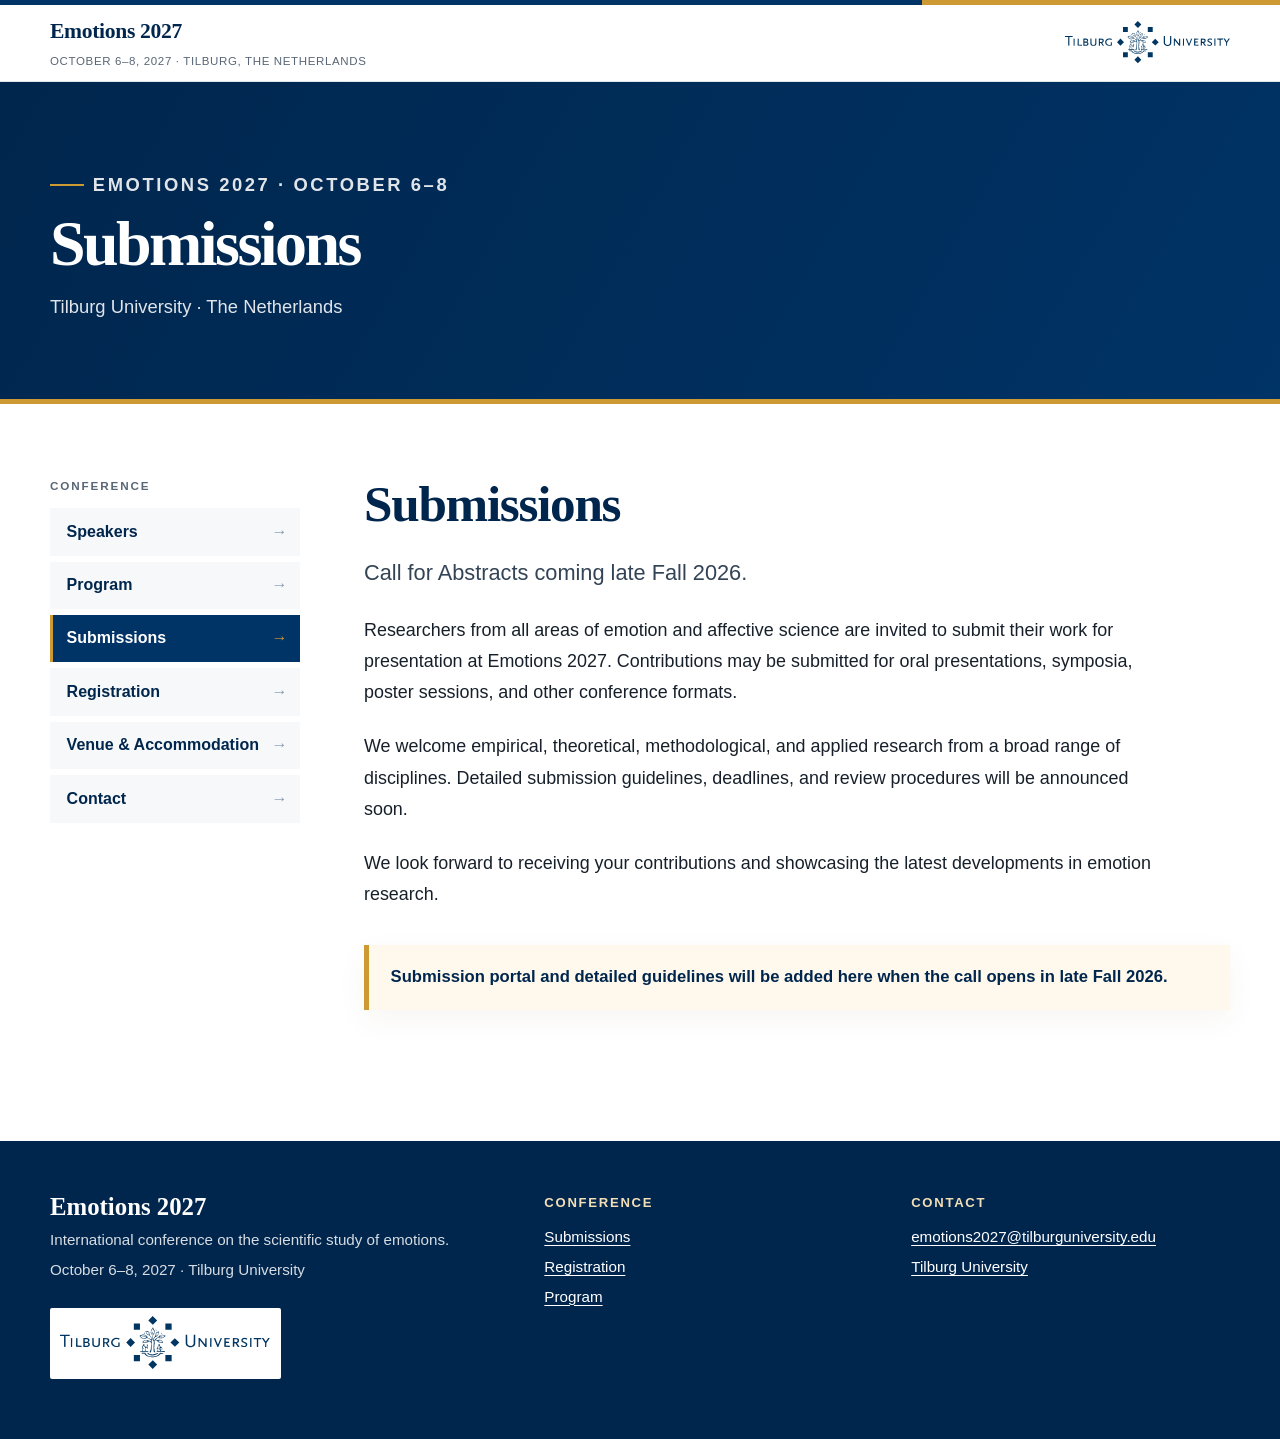
<file: submissions.html>
<!doctype html>
<html lang="en">
<head>
<meta charset="utf-8">
<meta name="viewport" content="width=device-width, initial-scale=1">
<title>Submissions | Emotions 2027</title>
<meta name="description" content="Abstract submission information for Emotions 2027.">
<meta name="theme-color" content="#003366">
<meta property="og:type" content="website">
<meta property="og:title" content="Submissions | Emotions 2027">
<meta property="og:description" content="Abstract submission information for Emotions 2027.">
<meta property="og:image" content="https://tilburgemotions.github.io/Emotions2027/assets/img/emotions-hero.webp">

<link rel="canonical" href="https://tilburgemotions.github.io/Emotions2027/submissions.html">
<meta property="og:url" content="https://tilburgemotions.github.io/Emotions2027/submissions.html">
<meta property="og:site_name" content="Emotions 2027">
<meta name="twitter:card" content="summary_large_image">
<meta name="twitter:title" content="Submissions | Emotions 2027">
<meta name="twitter:description" content="Abstract submission information for Emotions 2027 at Tilburg University. The Call for Abstracts will open soon.">
<meta name="twitter:image" content="https://tilburgemotions.github.io/Emotions2027/assets/img/emotions-hero.webp">
<link rel="icon" href="assets/img/favicon.svg" type="image/svg+xml">
<link rel="stylesheet" href="assets/css/styles.css?v=20260929">
</head>
<body>
<a class="skip-link" href="#main">Skip to main content</a>
<div class="topline"></div>
<header class="site-header">
  <div class="header-inner">
    <div class="brand-group">
      <a class="brand" href="index.html" aria-label="Emotions 2027 homepage">
        <span class="brand-copy"><strong>Emotions 2027</strong><span>October 6–8, 2027 · Tilburg, The Netherlands</span></span>
      </a>
      <a class="university-brand" href="https://www.tilburguniversity.edu/" rel="noopener" aria-label="Tilburg University">
        <img src="assets/img/tilburg-university-tsb.svg" width="300" height="79" alt="Tilburg University — School of Social and Behavioral Sciences">
      </a>
    </div>
    <button class="menu-toggle" type="button" data-menu-toggle aria-controls="mobile-navigation" aria-expanded="false" aria-label="Open navigation">☰</button>
  </div>
</header>
<div class="mobile-nav-wrap" data-mobile-nav-wrap>
  <nav class="mobile-nav" id="mobile-navigation" aria-label="Mobile conference navigation"><a href="speakers.html">Speakers</a><a href="program.html">Program</a><a href="submissions.html" aria-current="page">Submissions</a><a href="registration.html">Registration</a><a href="venue-accommodation.html">Venue & Accommodation</a><a href="contact.html">Contact</a></nav>
</div>
<main id="main"><section class="page-hero"><div class="page-hero-inner"><p class="eyebrow">Emotions 2027 · October 6–8</p><h1>Submissions</h1><p>Tilburg University · The Netherlands</p></div></section><div class="main-shell"><aside class="sidebar" aria-label="Conference navigation"><p class="sidebar-title">Conference</p><nav class="side-nav" data-side-nav><a href="speakers.html">Speakers</a><a href="program.html">Program</a><a href="submissions.html" aria-current="page">Submissions</a><a href="registration.html">Registration</a><a href="venue-accommodation.html">Venue & Accommodation</a><a href="contact.html">Contact</a></nav></aside><div class="content"><h2 class="content-title">Submissions</h2><p class="lead">Call for Abstracts coming late Fall 2026.</p><p>Researchers from all areas of emotion and affective science are invited to submit their work for presentation at Emotions 2027. Contributions may be submitted for oral presentations, symposia, poster sessions, and other conference formats.</p><p>We welcome empirical, theoretical, methodological, and applied research from a broad range of disciplines. Detailed submission guidelines, deadlines, and review procedures will be announced soon.</p><p>We look forward to receiving your contributions and showcasing the latest developments in emotion research.</p><div class="notice"><strong>Submission portal and detailed guidelines will be added here when the call opens in late Fall 2026.</strong></div></div></div></main>
<footer class="site-footer">
  <div class="footer-inner">
    <div><div class="footer-brand">Emotions 2027</div><p>International conference on the scientific study of emotions.</p><p>October 6–8, 2027 · Tilburg University</p><a class="footer-university-brand" href="https://www.tilburguniversity.edu/" rel="noopener"><img src="assets/img/tilburg-university-tsb.svg" width="300" height="79" alt="Tilburg University — School of Social and Behavioral Sciences"></a></div>
    <div><h2>Conference</h2><p><a href="submissions.html">Submissions</a></p><p><a href="registration.html">Registration</a></p><p><a href="program.html">Program</a></p></div>
    <div><h2>Contact</h2><p><a href="mailto:emotions2027@tilburguniversity.edu">emotions2027@tilburguniversity.edu</a></p><p><a href="https://www.tilburguniversity.edu/" rel="noopener">Tilburg University</a></p></div>
  </div>
</footer>
<script src="assets/js/site.js?v=20260929"></script>
</body></html>
</file>
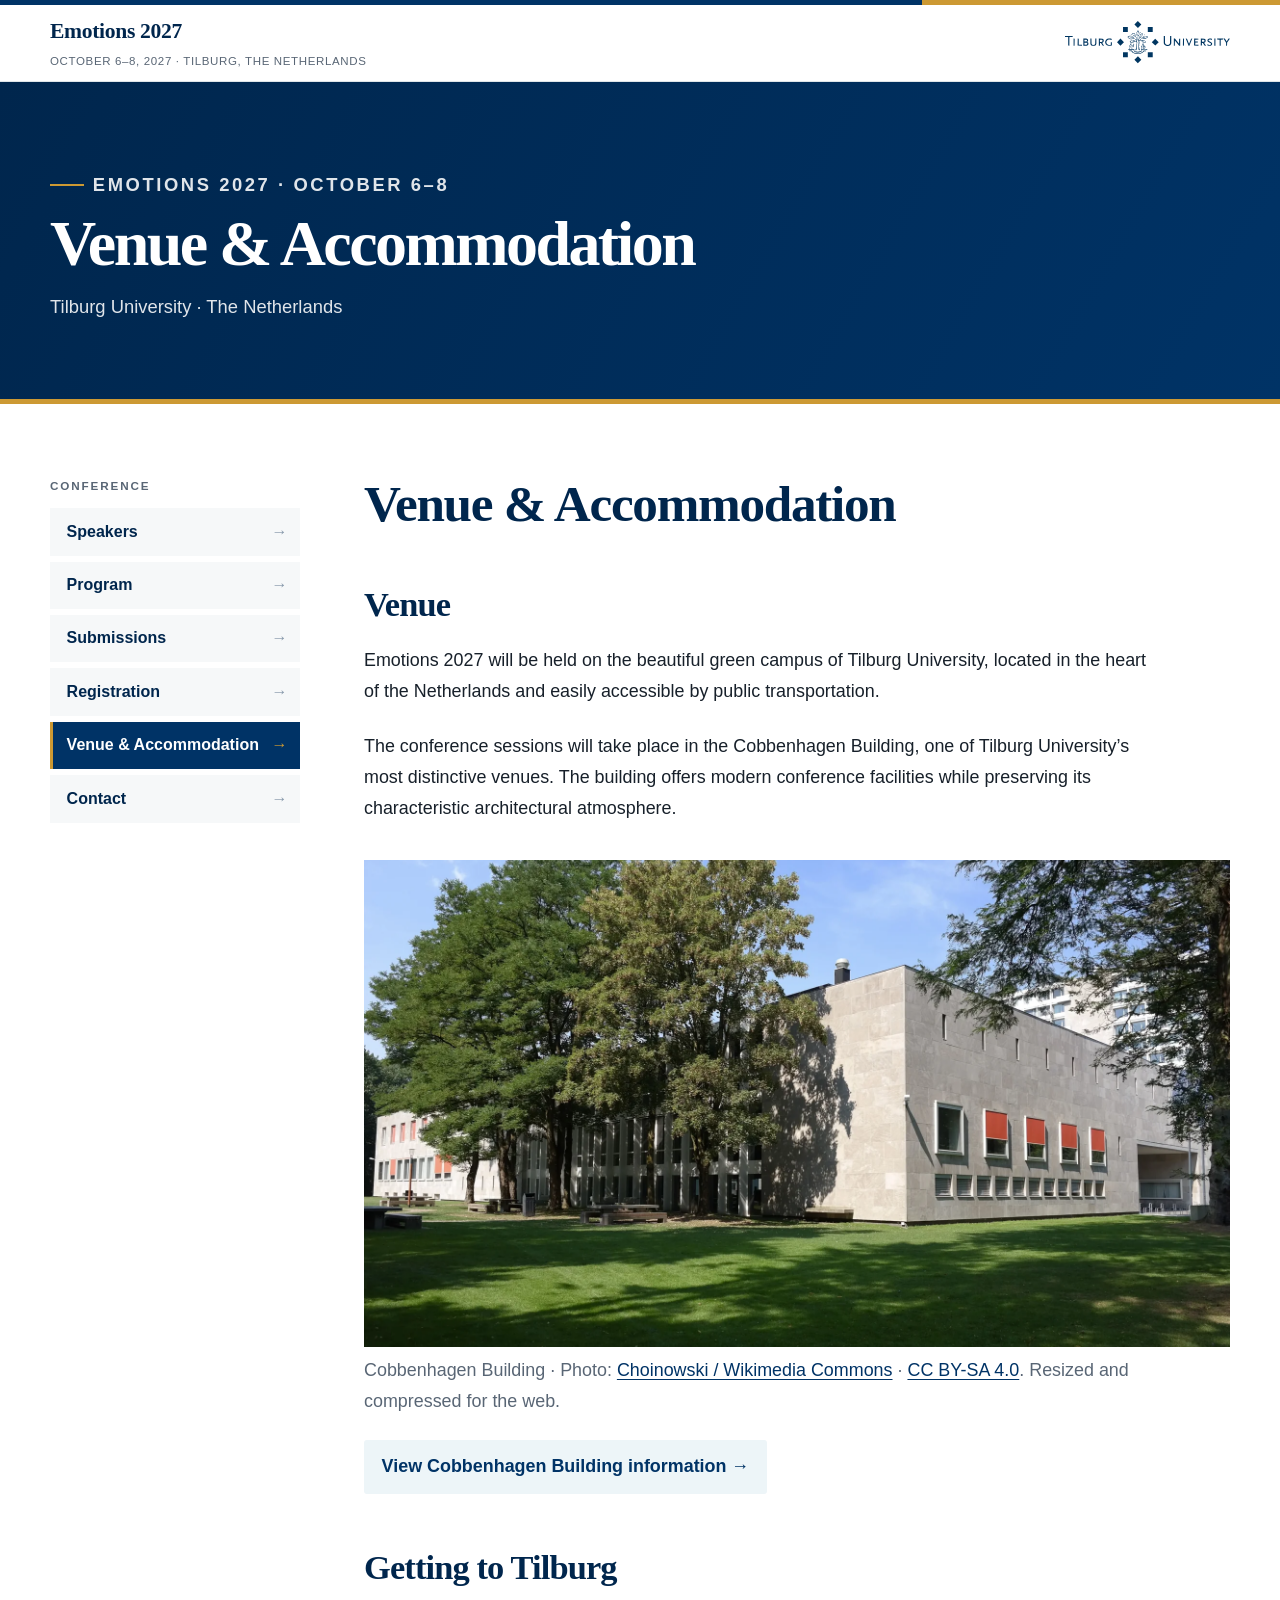
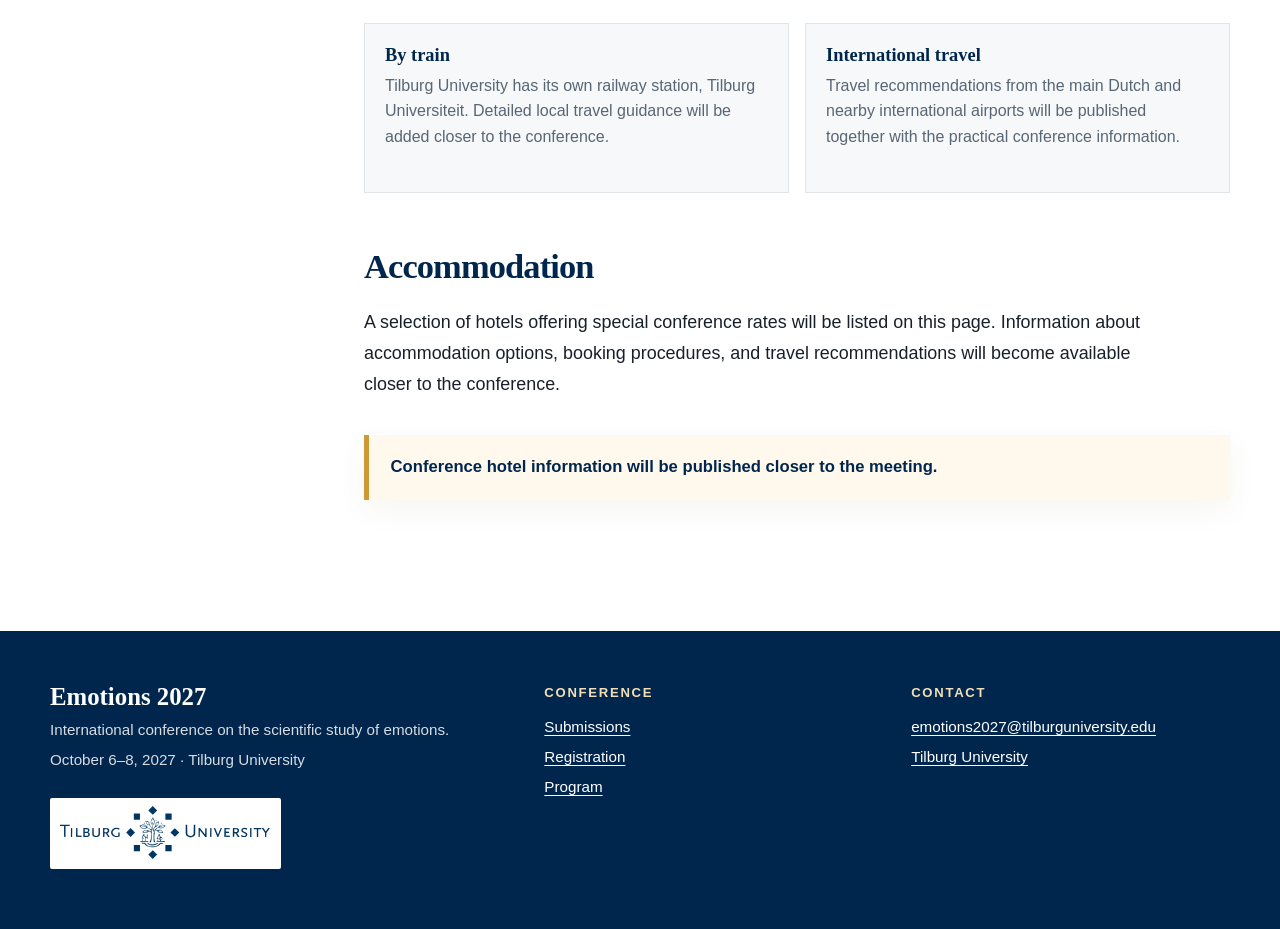
<file: venue-accommodation.html>
<!doctype html>
<html lang="en">
<head>
<meta charset="utf-8">
<meta name="viewport" content="width=device-width, initial-scale=1">
<title>Venue & Accommodation | Emotions 2027</title>
<meta name="description" content="Venue and accommodation information for Emotions 2027 at Tilburg University.">
<meta name="theme-color" content="#003366">
<meta property="og:type" content="website">
<meta property="og:title" content="Venue & Accommodation | Emotions 2027">
<meta property="og:description" content="Venue and accommodation information for Emotions 2027 at Tilburg University.">
<meta property="og:image" content="https://tilburgemotions.github.io/Emotions2027/assets/img/emotions-hero.webp">

<link rel="canonical" href="https://tilburgemotions.github.io/Emotions2027/venue-accommodation.html">
<meta property="og:url" content="https://tilburgemotions.github.io/Emotions2027/venue-accommodation.html">
<meta property="og:site_name" content="Emotions 2027">
<meta name="twitter:card" content="summary_large_image">
<meta name="twitter:title" content="Venue & Accommodation | Emotions 2027">
<meta name="twitter:description" content="Venue, travel, and accommodation information for Emotions 2027 at Tilburg University.">
<meta name="twitter:image" content="https://tilburgemotions.github.io/Emotions2027/assets/img/emotions-hero.webp">
<link rel="icon" href="assets/img/favicon.svg" type="image/svg+xml">
<link rel="stylesheet" href="assets/css/styles.css?v=20260929">
</head>
<body>
<a class="skip-link" href="#main">Skip to main content</a>
<div class="topline"></div>
<header class="site-header">
  <div class="header-inner">
    <div class="brand-group">
      <a class="brand" href="index.html" aria-label="Emotions 2027 homepage">
        <span class="brand-copy"><strong>Emotions 2027</strong><span>October 6–8, 2027 · Tilburg, The Netherlands</span></span>
      </a>
      <a class="university-brand" href="https://www.tilburguniversity.edu/" rel="noopener" aria-label="Tilburg University">
        <img src="assets/img/tilburg-university-tsb.svg" width="300" height="79" alt="Tilburg University — School of Social and Behavioral Sciences">
      </a>
    </div>
    <button class="menu-toggle" type="button" data-menu-toggle aria-controls="mobile-navigation" aria-expanded="false" aria-label="Open navigation">☰</button>
  </div>
</header>
<div class="mobile-nav-wrap" data-mobile-nav-wrap>
  <nav class="mobile-nav" id="mobile-navigation" aria-label="Mobile conference navigation"><a href="speakers.html">Speakers</a><a href="program.html">Program</a><a href="submissions.html">Submissions</a><a href="registration.html">Registration</a><a href="venue-accommodation.html" aria-current="page">Venue & Accommodation</a><a href="contact.html">Contact</a></nav>
</div>
<main id="main"><section class="page-hero"><div class="page-hero-inner"><p class="eyebrow">Emotions 2027 · October 6–8</p><h1>Venue & Accommodation</h1><p>Tilburg University · The Netherlands</p></div></section><div class="main-shell"><aside class="sidebar" aria-label="Conference navigation"><p class="sidebar-title">Conference</p><nav class="side-nav" data-side-nav><a href="speakers.html">Speakers</a><a href="program.html">Program</a><a href="submissions.html">Submissions</a><a href="registration.html">Registration</a><a href="venue-accommodation.html" aria-current="page">Venue & Accommodation</a><a href="contact.html">Contact</a></nav></aside><div class="content"><h2 class="content-title">Venue &amp; Accommodation</h2><h3 class="section-heading">Venue</h3><p>Emotions 2027 will be held on the beautiful green campus of Tilburg University, located in the heart of the Netherlands and easily accessible by public transportation.</p><p>The conference sessions will take place in the Cobbenhagen Building, one of Tilburg University’s most distinctive venues. The building offers modern conference facilities while preserving its characteristic architectural atmosphere.</p><div class="venue-image"><img src="assets/img/cobbenhagen-building.webp" width="1800" height="1200" loading="lazy" decoding="async" alt="Exterior of the Cobbenhagen Building at Tilburg University"></div><p class="image-caption">Cobbenhagen Building · Photo: <a href="https://commons.wikimedia.org/wiki/File:Cobbenhagen_Building_Tilburg_University.jpg">Choinowski / Wikimedia Commons</a> · <a href="https://creativecommons.org/licenses/by-sa/4.0/">CC BY-SA 4.0</a>. Resized and compressed for the web.</p><p><a class="btn btn-pale" href="https://www.tilburguniversity.edu/contact/campus-map-and-buildings/cobbenhagen" rel="noopener">View Cobbenhagen Building information →</a></p><h3 class="section-heading">Getting to Tilburg</h3><div class="travel-grid"><div class="travel-card"><h4>By train</h4><p>Tilburg University has its own railway station, Tilburg Universiteit. Detailed local travel guidance will be added closer to the conference.</p></div><div class="travel-card"><h4>International travel</h4><p>Travel recommendations from the main Dutch and nearby international airports will be published together with the practical conference information.</p></div></div><h3 class="section-heading">Accommodation</h3><p>A selection of hotels offering special conference rates will be listed on this page. Information about accommodation options, booking procedures, and travel recommendations will become available closer to the conference.</p><div class="notice"><strong>Conference hotel information will be published closer to the meeting.</strong></div></div></div></main>
<footer class="site-footer">
  <div class="footer-inner">
    <div><div class="footer-brand">Emotions 2027</div><p>International conference on the scientific study of emotions.</p><p>October 6–8, 2027 · Tilburg University</p><a class="footer-university-brand" href="https://www.tilburguniversity.edu/" rel="noopener"><img src="assets/img/tilburg-university-tsb.svg" width="300" height="79" alt="Tilburg University — School of Social and Behavioral Sciences"></a></div>
    <div><h2>Conference</h2><p><a href="submissions.html">Submissions</a></p><p><a href="registration.html">Registration</a></p><p><a href="program.html">Program</a></p></div>
    <div><h2>Contact</h2><p><a href="mailto:emotions2027@tilburguniversity.edu">emotions2027@tilburguniversity.edu</a></p><p><a href="https://www.tilburguniversity.edu/" rel="noopener">Tilburg University</a></p></div>
  </div>
</footer>
<script src="assets/js/site.js?v=20260929"></script>
</body></html>
</file>
<file: assets/css/styles.css>
:root {
  --navy: #003366;
  --navy-deep: #00264d;
  --navy-soft: #0f4f7a;
  --gold: #cc9933;
  --gold-deep: #86600f;
  --sky: #edf5f8;
  --mist: #f6f8f9;
  --ink: #17202a;
  --muted: #596675;
  --line: #dfe5e8;
  --white: #ffffff;
  --max: 1180px;
  --shadow: 0 20px 50px rgba(0, 38, 77, 0.10);
  --radius: 18px;
}

* { box-sizing: border-box; }
html { scroll-behavior: smooth; }
body {
  margin: 0;
  color: var(--ink);
  background: var(--white);
  font-family: "Segoe UI", Arial, Helvetica, sans-serif;
  line-height: 1.66;
  -webkit-font-smoothing: antialiased;
}
img { display: block; max-width: 100%; }
a { color: var(--navy); text-decoration-thickness: 1px; text-underline-offset: 3px; }
a:hover { color: var(--gold-deep); }
button, a { -webkit-tap-highlight-color: transparent; }

.skip-link {
  position: absolute;
  left: -999px;
  top: 0;
  z-index: 1000;
  padding: .75rem 1rem;
  background: var(--white);
  color: var(--navy);
}
.skip-link:focus { left: 1rem; top: 1rem; }

.topline { height: 5px; background: linear-gradient(90deg, var(--navy) 0 72%, var(--gold) 72% 100%); }
.site-header {
  position: relative;
  z-index: 30;
  background: rgba(255,255,255,.97);
  border-bottom: 1px solid var(--line);
}
.menu-toggle { display: none; border: 0; background: transparent; color: var(--navy); font-size: 1.6rem; cursor: pointer; }

.hero {
  position: relative;
  min-height: 560px;
  overflow: hidden;
  background: var(--navy-deep);
  color: var(--white);
}
.hero-media {
  position: absolute;
  inset: 0;
  width: 100%;
  height: 100%;
  object-fit: cover;
  object-position: 58% center;
  opacity: 1;
}
.hero::after {
  content: "";
  position: absolute;
  inset: 0;
  background:
    linear-gradient(
      90deg,
      rgba(0, 38, 77, .82) 0%,
      rgba(0, 38, 77, .64) 38%,
      rgba(0, 38, 77, .24) 67%,
      rgba(0, 38, 77, .05) 100%
    );
}
.hero-inner {
  position: relative;
  z-index: 2;
  width: min(calc(100% - 2rem), var(--max));
  min-height: 560px;
  margin: 0 auto;
  display: flex;
  align-items: center;
  padding: 4.75rem 0 5.25rem;
}
.hero-copy { max-width: 770px; }
.eyebrow {
  display: inline-flex;
  align-items: center;
  gap: .55rem;
  margin: 0 0 1rem;
  color: #f3dfb6;
  font-size: .85rem;
  font-weight: 800;
  letter-spacing: .14em;
  text-transform: uppercase;
}
.eyebrow::before { content: ""; width: 34px; height: 2px; background: var(--gold); }
.hero h1 {
  margin: 0;
  max-width: 750px;
  font-family: Georgia, "Times New Roman", serif;
  font-size: clamp(3.3rem, 7vw, 6.7rem);
  line-height: .94;
  letter-spacing: -.048em;
  font-weight: 650;
}
.hero-subtitle {
  max-width: 690px;
  margin: 1.3rem 0 0;
  font-size: clamp(1.1rem, 2vw, 1.45rem);
  line-height: 1.5;
  color: rgba(255,255,255,.94);
}
.hero-actions { display: flex; flex-wrap: wrap; gap: .8rem; margin-top: 2rem; }
.btn {
  display: inline-flex;
  align-items: center;
  justify-content: center;
  gap: .55rem;
  min-height: 48px;
  padding: .7rem 1.1rem;
  border-radius: 3px;
  font-weight: 750;
  text-decoration: none;
  transition: transform .18s ease, box-shadow .18s ease, background .18s ease;
}
.btn:hover { transform: translateY(-1px); }
.btn-gold { background: var(--gold); color: #1c2730; box-shadow: 0 10px 25px rgba(0,0,0,.18); }
.btn-gold:hover { color: #111; background: #d9ab4d; }
.btn-ghost { border: 1px solid rgba(255,255,255,.55); color: var(--white); background: rgba(255,255,255,.06); }
.btn-ghost:hover { color: var(--white); background: rgba(255,255,255,.14); }
.photo-credit {
  position: absolute;
  right: 1rem;
  bottom: .75rem;
  z-index: 4;
  padding: .25rem .45rem;
  font-size: .68rem;
  color: rgba(255,255,255,.78);
  background: rgba(0,24,48,.38);
  border-radius: 2px;
}
.photo-credit a { color: inherit; }

.page-hero {
  background: linear-gradient(120deg, var(--navy-deep), var(--navy));
  color: var(--white);
  padding: 4.5rem 0 4.8rem;
  border-bottom: 5px solid var(--gold);
}
.page-hero-inner { width: min(calc(100% - 2rem), var(--max)); margin: 0 auto; }
.page-hero .eyebrow { margin-bottom: .7rem; }
.page-hero h1 {
  margin: 0;
  font: 650 clamp(2.55rem, 5vw, 4.8rem)/1 Georgia, "Times New Roman", serif;
  letter-spacing: -.04em;
}
.page-hero p { max-width: 750px; margin: 1rem 0 0; color: rgba(255,255,255,.88); font-size: 1.15rem; }

.main-shell {
  width: min(calc(100% - 2rem), var(--max));
  margin: 0 auto;
  display: grid;
  grid-template-columns: 250px minmax(0, 1fr);
  gap: clamp(2rem, 5vw, 5.5rem);
  padding: 4.5rem 0 6rem;
}
.sidebar { align-self: start; position: sticky; top: 1.25rem; }
.sidebar-title {
  margin: 0 0 .8rem;
  color: var(--muted);
  font-size: .73rem;
  font-weight: 800;
  letter-spacing: .16em;
  text-transform: uppercase;
}
.side-nav { display: grid; gap: .38rem; }
.side-nav a {
  display: flex;
  justify-content: space-between;
  align-items: center;
  min-height: 47px;
  padding: .65rem .78rem .65rem .85rem;
  border-left: 3px solid transparent;
  color: var(--navy-deep);
  background: var(--mist);
  font-weight: 680;
  text-decoration: none;
  transition: background .15s ease, border-color .15s ease, padding-left .15s ease;
}
.side-nav a::after { content: "→"; opacity: .45; }
.side-nav a:hover { padding-left: 1rem; border-left-color: var(--gold); background: var(--sky); }
.side-nav a[aria-current="page"] { border-left-color: var(--gold); background: var(--navy); color: var(--white); }
.side-nav a[aria-current="page"]::after { color: var(--gold); opacity: 1; }

.content { min-width: 0; }
.content h2,
.content .section-heading,
.content .content-title {
  color: var(--navy-deep);
  font-family: Georgia, "Times New Roman", serif;
  font-weight: 650;
  letter-spacing: -.025em;
}
.content .content-title { margin: 0 0 1.35rem; font-size: clamp(2.1rem, 4vw, 3.25rem); line-height: 1.08; }
.content h2,
.content .section-heading { margin: 2.6rem 0 .75rem; font-size: clamp(1.55rem, 3vw, 2.15rem); }
.content h3 { margin: 2rem 0 .6rem; color: var(--navy); font-size: 1.08rem; }
.content p { max-width: 820px; margin: 0 0 1.3rem; font-size: 1.045rem; }
.content .lead { font-size: clamp(1.12rem, 2vw, 1.28rem); color: #334456; line-height: 1.65; }
.content strong { color: #233447; }

.notice {
  margin: 2.15rem 0;
  padding: 1.2rem 1.35rem;
  border-left: 5px solid var(--gold);
  background: #fff9ed;
  box-shadow: 0 10px 30px rgba(97,71,12,.05);
}
.notice strong { color: var(--navy-deep); }

.info-grid { display: grid; grid-template-columns: repeat(3, 1fr); gap: 1rem; margin: 2.2rem 0 2.8rem; }
.info-card {
  min-height: 165px;
  padding: 1.25rem;
  border: 1px solid var(--line);
  border-top: 4px solid var(--navy);
  background: var(--white);
  box-shadow: 0 10px 30px rgba(0,38,77,.055);
}
.info-card .kicker { color: var(--gold-deep); font-size: .76rem; font-weight: 800; letter-spacing: .10em; text-transform: uppercase; }
.info-card h3 { margin: .35rem 0 .4rem; font: 650 1.25rem/1.25 Georgia, "Times New Roman", serif; color: var(--navy-deep); }
.info-card p { margin: 0; font-size: .94rem; color: var(--muted); }

.feature-panel {
  margin: 3rem 0;
  padding: clamp(1.5rem, 4vw, 2.5rem);
  background: var(--navy);
  color: var(--white);
  box-shadow: var(--shadow);
}
.feature-panel h2 { margin-top: 0; color: var(--white); }
.feature-panel p { color: rgba(255,255,255,.9); }
.feature-panel .btn { margin-top: .4rem; }

.venue-image {
  margin: 2.2rem 0 .5rem;
  aspect-ratio: 16 / 9;
  overflow: hidden;
  background: var(--sky);
}
.venue-image img { width: 100%; height: 100%; object-fit: cover; }
.image-caption { margin: .45rem 0 2rem; color: var(--muted); font-size: .78rem; }

.contact-card {
  margin: 1.8rem 0 2.5rem;
  padding: 1.6rem;
  border: 1px solid var(--line);
  background: var(--mist);
}
.contact-card address { font-style: normal; line-height: 1.7; }
.contact-card .email { display: inline-block; margin-top: .7rem; font-weight: 750; }

.site-footer { margin-top: 0; background: var(--navy-deep); color: rgba(255,255,255,.84); }
.footer-inner {
  width: min(calc(100% - 2rem), var(--max));
  margin: 0 auto;
  display: grid;
  grid-template-columns: 1.4fr 1fr 1fr;
  gap: 3rem;
  padding: 3.2rem 0;
}
.footer-brand { color: var(--white); font: 650 1.55rem/1.2 Georgia, "Times New Roman", serif; }
.footer-inner h2 { margin: 0 0 .7rem; color: #f3dfb6; font-size: .78rem; letter-spacing: .13em; text-transform: uppercase; }
.footer-inner p { margin: .4rem 0; font-size: .9rem; }
.footer-inner a { color: var(--white); }
.footer-bottom { border-top: 1px solid rgba(255,255,255,.14); }
.footer-bottom-inner {
  width: min(calc(100% - 2rem), var(--max));
  margin: 0 auto;
  display: flex;
  justify-content: space-between;
  gap: 1rem;
  padding: 1rem 0 1.2rem;
  color: rgba(255,255,255,.62);
  font-size: .78rem;
}

@media (max-width: 900px) {
  .navigation-ready .menu-toggle { display: block; }
  .main-shell { grid-template-columns: 1fr; padding-top: 1.2rem; }
  .sidebar { position: static; margin-bottom: .5rem; }
  .sidebar-title { display: none; }
  .side-nav { display: grid; grid-template-columns: repeat(2, minmax(0,1fr)); padding: .65rem; background: var(--mist); }
  .side-nav.open { display: grid; }
  .side-nav a { background: var(--white); }
  .info-grid { grid-template-columns: 1fr; }
  .footer-inner { grid-template-columns: 1fr 1fr; }
  .footer-inner > :first-child { grid-column: 1 / -1; }
}

@media (max-width: 620px) {
  .hero, .hero-inner { min-height: 520px; }
  .hero-inner { padding: 4rem 0; }
  .hero h1 { font-size: clamp(3rem, 17vw, 5rem); }
  .hero-subtitle { font-size: 1.06rem; }
  .page-hero { padding: 3.5rem 0 3.8rem; }
  .side-nav { grid-template-columns: 1fr; }
  .footer-inner { grid-template-columns: 1fr; gap: 1.6rem; }
  .footer-inner > :first-child { grid-column: auto; }
  .footer-bottom-inner { flex-direction: column; }
}

@media (prefers-reduced-motion: reduce) {
  * { scroll-behavior: auto !important; transition: none !important; }
}

/* v2 conference enhancements */
a:focus-visible, button:focus-visible { outline: 3px solid var(--gold); outline-offset: 3px; }
.menu-toggle { min-width: 44px; min-height: 44px; border: 1px solid var(--line); border-radius: 3px; background: var(--white); }
.mobile-nav-wrap { display: none; }
.mobile-nav { display: grid; }
.mobile-nav a {
  padding: .9rem 1rem;
  border-top: 1px solid var(--line);
  color: var(--navy-deep);
  background: var(--white);
  font-weight: 700;
  text-decoration: none;
}
.mobile-nav a:hover, .mobile-nav a[aria-current="page"] { background: var(--sky); color: var(--navy-deep); }
.mobile-nav a[aria-current="page"] { box-shadow: inset 4px 0 0 var(--gold); }
.hero-badge {
  display: inline-flex;
  margin-bottom: 1.1rem;
  padding: .35rem .55rem;
  border: 1px solid rgba(255,255,255,.42);
  background: rgba(0,38,77,.35);
  color: #fff;
  font-size: .78rem;
  font-weight: 750;
  letter-spacing: .08em;
  text-transform: uppercase;
}
.btn-pale { background: var(--sky); color: var(--navy); }
.btn-pale:hover { color: var(--navy-deep); background: #e2eef3; }
.section-intro { max-width: 760px; color: var(--muted); }
.dates-strip {
  margin: 2.6rem 0 3.2rem;
  display: grid;
  grid-template-columns: repeat(4, 1fr);
  border: 1px solid var(--line);
  border-top: 4px solid var(--gold);
  box-shadow: 0 10px 30px rgba(0,38,77,.06);
}
.date-item { padding: 1.15rem 1.1rem 1.25rem; border-right: 1px solid var(--line); background: var(--white); }
.date-item:last-child { border-right: 0; }
.date-item span { display: block; color: var(--gold-deep); font-size: .72rem; font-weight: 800; letter-spacing: .10em; text-transform: uppercase; }
.date-item strong { display: block; margin-top: .25rem; color: var(--navy-deep); font: 650 1.05rem/1.3 Georgia, "Times New Roman", serif; }
.speaker-grid { display: grid; grid-template-columns: repeat(2, minmax(0, 1fr)); gap: 1.25rem; margin: 1.8rem 0 2.8rem; }
.speaker-card {
  position: relative;
  overflow: hidden;
  min-height: 230px;
  padding: 1.55rem;
  border: 1px solid var(--line);
  background: var(--white);
  box-shadow: 0 10px 30px rgba(0,38,77,.06);
}
.speaker-card::before { content: ""; position: absolute; inset: 0 auto 0 0; width: 5px; background: var(--gold); }
.speaker-card .speaker-initials {
  width: 58px; height: 58px; display: grid; place-items: center; margin-bottom: 1.15rem;
  border-radius: 50%; background: var(--sky); color: var(--navy);
  font: 700 1.15rem/1 Georgia, "Times New Roman", serif;
}
.speaker-card h3 { margin: 0; color: var(--navy-deep); font: 650 1.45rem/1.2 Georgia, "Times New Roman", serif; }
.speaker-affiliation { margin: .35rem 0 .9rem !important; color: var(--gold-deep); font-size: .9rem !important; font-weight: 750; }
.speaker-card p { margin-bottom: .9rem; color: var(--muted); font-size: .96rem; }
.speaker-link { font-size: .9rem; font-weight: 750; }
.speaker-grid.compact .speaker-card { min-height: 190px; }
.speaker-grid.compact .speaker-initials { width: 48px; height: 48px; margin-bottom: .9rem; font-size: 1rem; }
.speaker-grid.compact .speaker-card h3 { font-size: 1.28rem; }
.day-grid { display: grid; grid-template-columns: repeat(3, 1fr); gap: 1rem; margin: 2rem 0 2.8rem; }
.day-card { padding: 1.4rem; border: 1px solid var(--line); border-top: 4px solid var(--navy); background: var(--white); box-shadow: 0 10px 30px rgba(0,38,77,.06); }
.day-card .day-name { color: var(--gold-deep); font-size: .75rem; font-weight: 800; letter-spacing: .10em; text-transform: uppercase; }
.day-card h3 { margin: .3rem 0 .65rem; color: var(--navy-deep); font: 650 1.4rem/1.2 Georgia, "Times New Roman", serif; }
.day-card p { margin: 0; color: var(--muted); font-size: .94rem; }
.travel-grid { display: grid; grid-template-columns: repeat(2, 1fr); gap: 1rem; margin: 1.7rem 0 2.5rem; }
.travel-card { padding: 1.25rem; border: 1px solid var(--line); background: var(--mist); }
.travel-card h4 { margin: 0 0 .4rem; color: var(--navy-deep); font: 650 1.15rem/1.25 Georgia, "Times New Roman", serif; }
.travel-card p { margin: 0; color: var(--muted); font-size: .94rem; }

@media (max-width: 900px) {
  .sidebar { display: none; }
  .mobile-nav-wrap { position: relative; z-index: 29; border-bottom: 1px solid var(--line); background: var(--white); }
  .mobile-nav-wrap { display: block; }
  .navigation-ready .mobile-nav-wrap { display: none; }
  .navigation-ready .mobile-nav-wrap.open { display: block; }
  .dates-strip { grid-template-columns: repeat(2, 1fr); }
  .date-item:nth-child(2) { border-right: 0; }
  .date-item:nth-child(-n+2) { border-bottom: 1px solid var(--line); }
  .speaker-grid, .day-grid { grid-template-columns: 1fr; }
}
@media (min-width: 901px) { .mobile-nav-wrap { display: none !important; } }
@media (max-width: 620px) {
  .dates-strip { grid-template-columns: 1fr; }
  .date-item { border-right: 0; border-bottom: 1px solid var(--line); }
  .date-item:last-child { border-bottom: 0; }
  .travel-grid { grid-template-columns: 1fr; }
}

/* v4 refined conference identity */

.speaker-card .speaker-initials,
.speaker-grid.compact .speaker-initials {
  display: none !important;
}
.speaker-card {
  min-height: 0;
  padding-top: 1.45rem;
}
.speaker-grid.compact .speaker-card {
  min-height: 0;
}

.text-link {
  font-weight: 750;
  text-decoration: none;
}
.text-link:hover { text-decoration: underline; }

/* Homepage dates and keynote summary */
.dates-strip-compact {
  grid-template-columns: repeat(3, 1fr);
  margin: 2.35rem 0 2.4rem;
}
.keynote-summary {
  margin: 0 0 2.75rem;
  padding: 1.25rem 0;
  border-top: 1px solid var(--line);
  border-bottom: 1px solid var(--line);
  display: flex;
  justify-content: space-between;
  align-items: center;
  gap: 1.5rem;
}
.keynote-summary .kicker {
  margin: 0 0 .3rem;
  color: var(--gold-deep);
  font-size: .74rem;
  font-weight: 800;
  letter-spacing: .11em;
  text-transform: uppercase;
}
.keynote-summary p { margin: 0; }
.keynote-summary a {
  flex: 0 0 auto;
  font-weight: 750;
  text-decoration: none;
}
.speaker-card {
  min-height: 0;
  padding-top: 1.4rem;
}
.speaker-grid.compact .speaker-card { min-height: 0; }

@media (max-width: 900px) {
  .dates-strip-compact { grid-template-columns: 1fr; }
  .dates-strip-compact .date-item { border-right: 0; border-bottom: 1px solid var(--line); }
  .dates-strip-compact .date-item:last-child { border-bottom: 0; }
}
@media (max-width: 700px) {
  .keynote-summary { display: block; }
  .keynote-summary a { display: inline-block; margin-top: .75rem; }
}

/* v5 readability refinements */
.content p {
  max-width: 790px;
  margin-bottom: 1.45rem;
  font-size: 1.12rem;
  line-height: 1.74;
}

.content .lead {
  max-width: 810px;
  font-size: clamp(1.22rem, 1.08rem + .35vw, 1.38rem);
  line-height: 1.66;
}

.content .content-title {
  margin-bottom: 1.5rem;
}

.content h2,
.content .section-heading {
  margin-top: 2.8rem;
}

.side-nav a {
  font-size: 1rem;
}

.date-item span {
  font-size: .76rem;
}

.date-item strong {
  font-size: 1.1rem;
  line-height: 1.35;
}

.keynote-summary p {
  font-size: 1.04rem;
  line-height: 1.6;
}

.keynote-summary .kicker {
  font-size: .78rem;
}

.speaker-card p {
  font-size: 1rem;
  line-height: 1.65;
}

.speaker-affiliation {
  font-size: .95rem !important;
}

.info-card p,
.travel-card p {
  font-size: 1rem;
  line-height: 1.58;
}

.notice {
  font-size: 1.04rem;
  line-height: 1.62;
}

.footer-inner p {
  font-size: .95rem;
  line-height: 1.55;
}

.footer-inner h2 {
  font-size: .82rem;
}

@media (max-width: 700px) {
  .content p {
    font-size: 1.06rem;
    line-height: 1.68;
  }

  .content .lead {
    font-size: 1.18rem;
  }

  .date-item strong {
    font-size: 1.06rem;
  }
}

/* Header and university branding: one set of responsive rules. */
.header-inner { width: min(calc(100% - 2rem), var(--max)); min-height: 76px; margin: 0 auto; display: flex; align-items: center; justify-content: space-between; gap: 1.25rem; }
.brand-group { display: flex; align-items: center; min-width: 0; flex: 1 1 auto; width: 100%; justify-content: space-between; gap: 1.5rem; }
.brand { display: inline-flex; align-items: center; min-width: 0; flex: 0 1 auto; text-decoration: none; color: inherit; }
.brand-copy { display: grid; gap: .05rem; }
.brand-copy strong { color: var(--navy-deep); font-family: Georgia, "Times New Roman", serif; font-size: 1.35rem; letter-spacing: -.015em; }
.brand-copy span { margin-top: .08rem; color: var(--muted); font-size: .72rem; letter-spacing: .055em; text-transform: uppercase; }
.university-brand { display: inline-flex; align-items: center; text-decoration: none; min-width: 0; flex: 0 0 auto; }
.university-brand img { display: block; width: 165px; max-width: 20vw; max-height: 48px; height: auto; }
.footer-university-brand { display: inline-block; margin-top: 1.25rem; padding: .5rem .65rem; background: var(--white); border-radius: 2px; }
.footer-university-brand img { display: block; width: 210px; height: auto; }
.menu-toggle { flex: 0 0 44px; }
.contact-card .email, .footer-inner a { overflow-wrap: anywhere; }
@media (max-width: 900px) {
  .brand-group { gap: 1rem; }
  .university-brand img { width: 145px; max-width: 28vw; }
}
@media (max-width: 700px) {
  .brand-copy span { font-size: .64rem; }
  .university-brand img { width: 118px; max-width: 32vw; }
}
@media (max-width: 480px) {
  .header-inner { min-height: 68px; gap: .65rem; }
  .brand-group { gap: .65rem; }
  .brand-copy strong { font-size: 1.02rem; }
  .brand-copy span { font-size: .58rem; }
  .university-brand img { width: 95px; }
}
</file>
